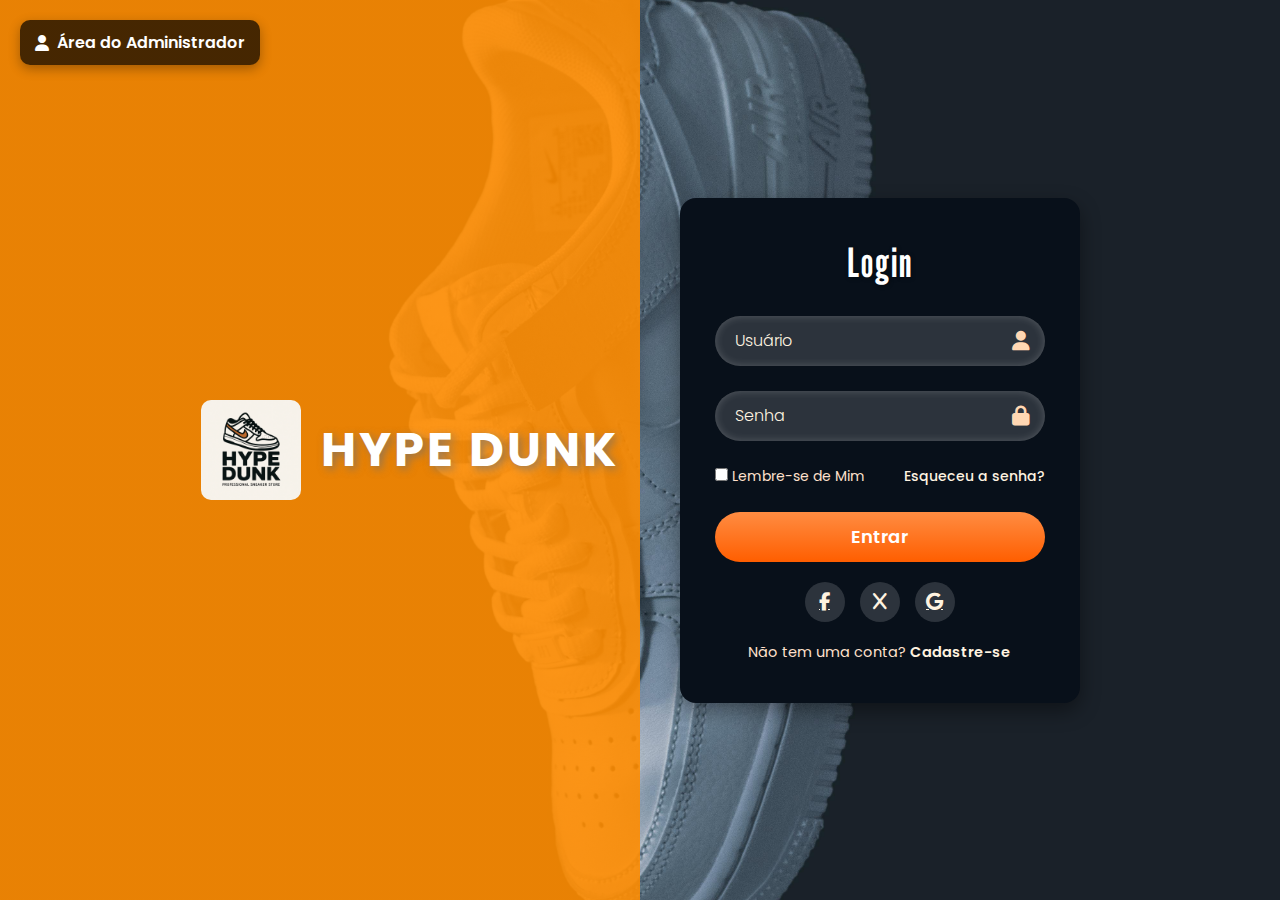
<file: tela-login/loginCliente/index.html>
<!DOCTYPE html>
<html lang="pt-br">
<head>
    <meta charset="UTF-8">
    <meta name="viewport" content="width=device-width, initial-scale=1.0">
    <link rel="stylesheet" href="style.css">
    <link rel="stylesheet" href="https://cdnjs.cloudflare.com/ajax/libs/font-awesome/6.4.0/css/all.min.css">
    <title>Tela de Login</title>
</head>
<body>
  <div class="container">
    <div class="area-card">
      <a href="../../tela-login/loginADM/loginADM.html">
        <i class="fa fa-user"></i> Área do Administrador
      </a>
    </div>

    <div class="marca">
      <img src="../../img-tenis/logo.png" alt="logo">
      <h1>HYPE DUNK</h1>
    </div>

    <!-- formulário -->
    <div class="wrapper">
      <h1>Login</h1>
      <form>
        <div class="input-box">
          <input type="text" placeholder="Usuário" required>
          <i class="fa fa-user"></i>
        </div>
        <div class="input-box">
          <input type="password" placeholder="Senha" required>
          <i class="fa fa-lock"></i>
        </div>
        <div class="esqueceu-senha">
          <label><input type="checkbox"> Lembre-se de Mim</label>
          <a href="../../tela-recuperacao-senha/recuperacaoSenhaCliente/RecuperaSenha.html">Esqueceu a senha?</a>
        </div>
        <button type="submit" class="btn" onclick="window.location.href='../../tela-principal/paginaInicial/index.html'; return false;">Entrar</button>
        <div class="redes-sociais">
          <a href="../../tela-principal/paginaInicial/index.html"><i class="fab fa-facebook-f"></i></a>
          <a href="../../tela-principal/paginaInicial/index.html"><i class="fab fa-x"></i></a>
          <a href="../../tela-principal/paginaInicial/index.html"><i class="fab fa-google"></i></a>
        </div>
        <div class="registrar-conta">
          <p>Não tem uma conta? <a href="../../tela-cadastro/cadastro.html">Cadastre-se</a></p>
        </div>
      </form>
    </div>
  </div>
</body>
</html>
</file>
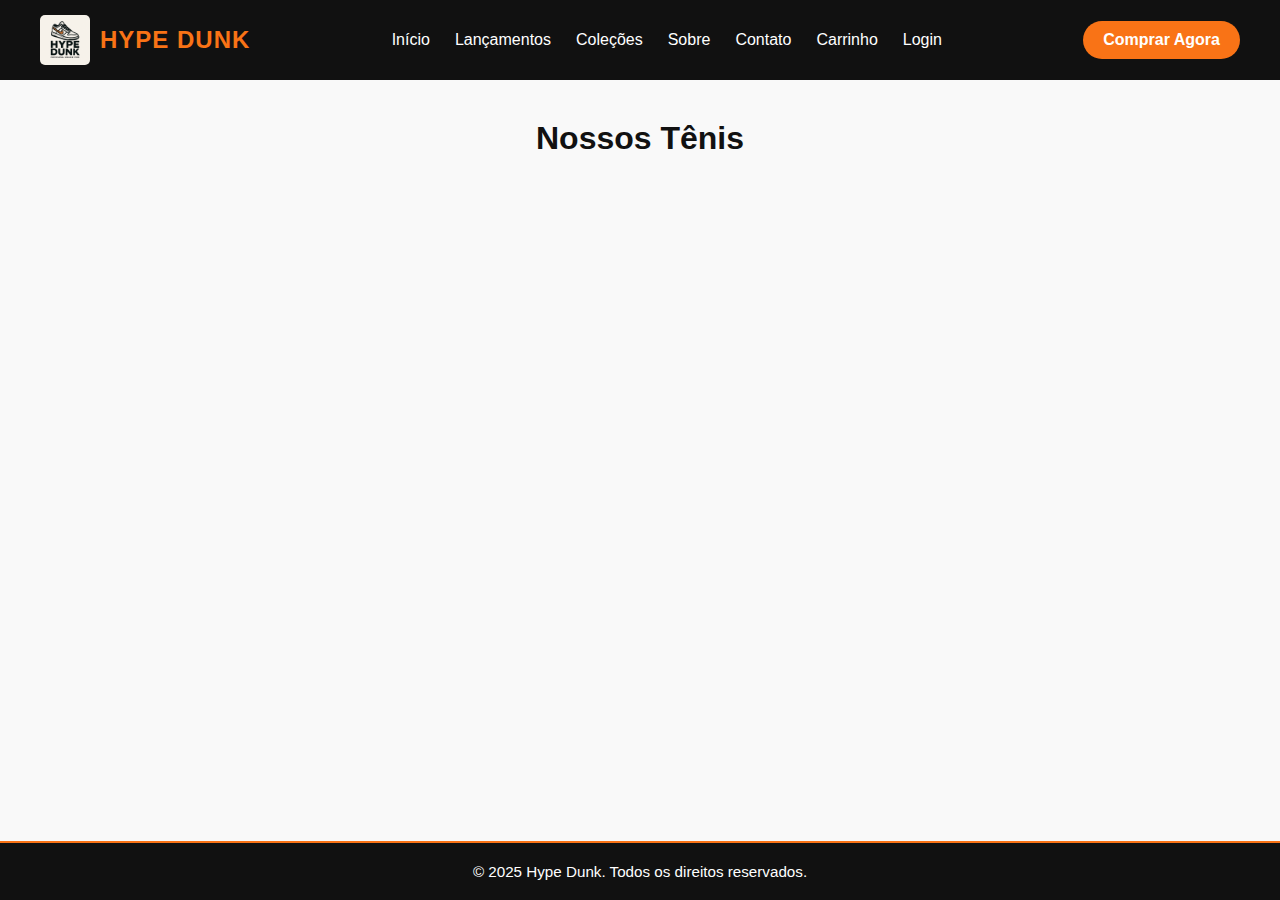
<file: tela-principal/paginaInicial/index.html>
<!DOCTYPE html>
<html lang="pt-br">
<head>
  <meta charset="UTF-8">
  <meta name="viewport" content="width=device-width, initial-scale=1.0">
  <link rel="stylesheet" href="header.css">
  <title>Hype Dunk</title>
</head>
<body>
  <!-- Header -->
  <header>
    <a href="../paginaInicial/index.html" class="logo-link">
      <div class="logo">
        <img src="../../img-tenis/logo.png" alt="Hype Dunk Logo">
        <h1>HYPE DUNK</h1>
      </div>
    </a>

    <nav>
      <ul class="nav-links">
        <li><a href="index.html">Início</a></li>
        <li><a href="../paginaLancamento/lancamento.html">Lançamentos</a></li>
        <li><a href="../paginaDeColecoes/colecoes.html">Coleções</a></li>
        <li><a href="../paginaSobre/sobre.html">Sobre</a></li>
        <li><a href="contato.html">Contato</a></li>
        <li><a href="../paginaCarrinho/carrinho.html">Carrinho</a></li>
        <li><a href="../../tela-login/loginCliente/index.html">Login</a></li>
      </ul>
      <div class="hamburger">
        <span></span>
        <span></span>
        <span></span>
      </div>
    </nav>

    <a href="../paginaCarrinho/carrinho.html" class="btn">Comprar Agora</a>
  </header>

  <!-- Produtos -->
  <section class="produtos">
    <h2>Nossos Tênis</h2>
    <div class="grid-produtos">
      <!-- Cards serão inseridos dinamicamente via JS -->
    </div>
  </section>

  <!-- Footer -->
  <footer>
    <p>&copy; 2025 Hype Dunk. Todos os direitos reservados.</p>
  </footer>

  <script src="index.js"></script>
</body>
</html>
</file>
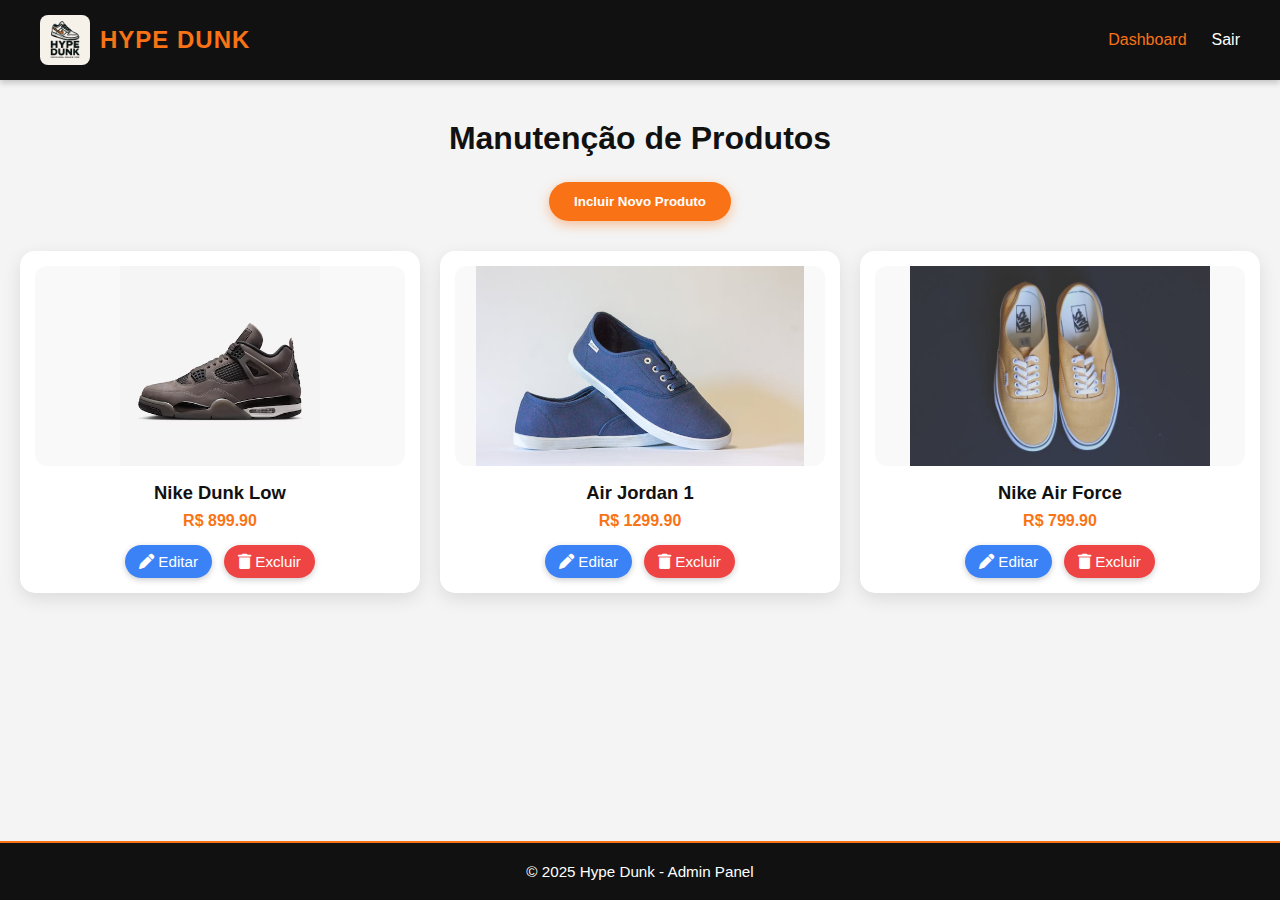
<file: tela-manutencao-adm/manutencaoADM.html>
<!DOCTYPE html>
<html lang="pt-br">
<head>
<meta charset="UTF-8">
<meta name="viewport" content="width=device-width, initial-scale=1.0">
<title>Manutenção de Produtos - Admin</title>
<link rel="stylesheet" href="manutencaoADM.css">
<link rel="stylesheet" href="https://cdnjs.cloudflare.com/ajax/libs/font-awesome/6.4.0/css/all.min.css">
</head>
<body>
<header>
    <a href="manutencaoADM.html" class="logo-link">
      <div class="logo">
        <img src="../../img-tenis/logo.png" alt="Hype Dunk Logo">
        <h1>HYPE DUNK</h1>
      </div>
    </a>
  <nav>
    <ul>
      <li><a href="manutencaoADM.html" class="active">Dashboard</a></li>
      <li><a href="../tela-login/loginADM/loginADM.html">Sair</a></li>
    </ul>
  </nav>
</header>

<main>
  <section class="manutencao">
    <h2>Manutenção de Produtos</h2>
    <button class="btn-incluir">Incluir Novo Produto</button>

    <div class="grid-produtos" id="grid-produtos">
      <!-- Produtos serão inseridos dinamicamente aqui -->
    </div>
  </section>
</main>

<footer>
  <p>&copy; 2025 Hype Dunk - Admin Panel</p>
</footer>

<!-- Modal de Produto -->
<div id="modal" class="modal">
  <div class="modal-content">
    <span class="close">&times;</span>
    <h3 id="modal-title">Novo Produto</h3>
    <form id="produto-form">
      <label>Nome:</label>
      <input type="text" id="nome" required>
      <label>Preço:</label>
      <input type="number" id="preco" required>
      <label>Imagem URL:</label>
      <input type="text" id="imagem" required>
      <button type="submit" class="btn-salvar">Salvar</button>
    </form>
  </div>
</div>

<script src="manutencaoADM.js"></script>
</body>
</html>
</file>
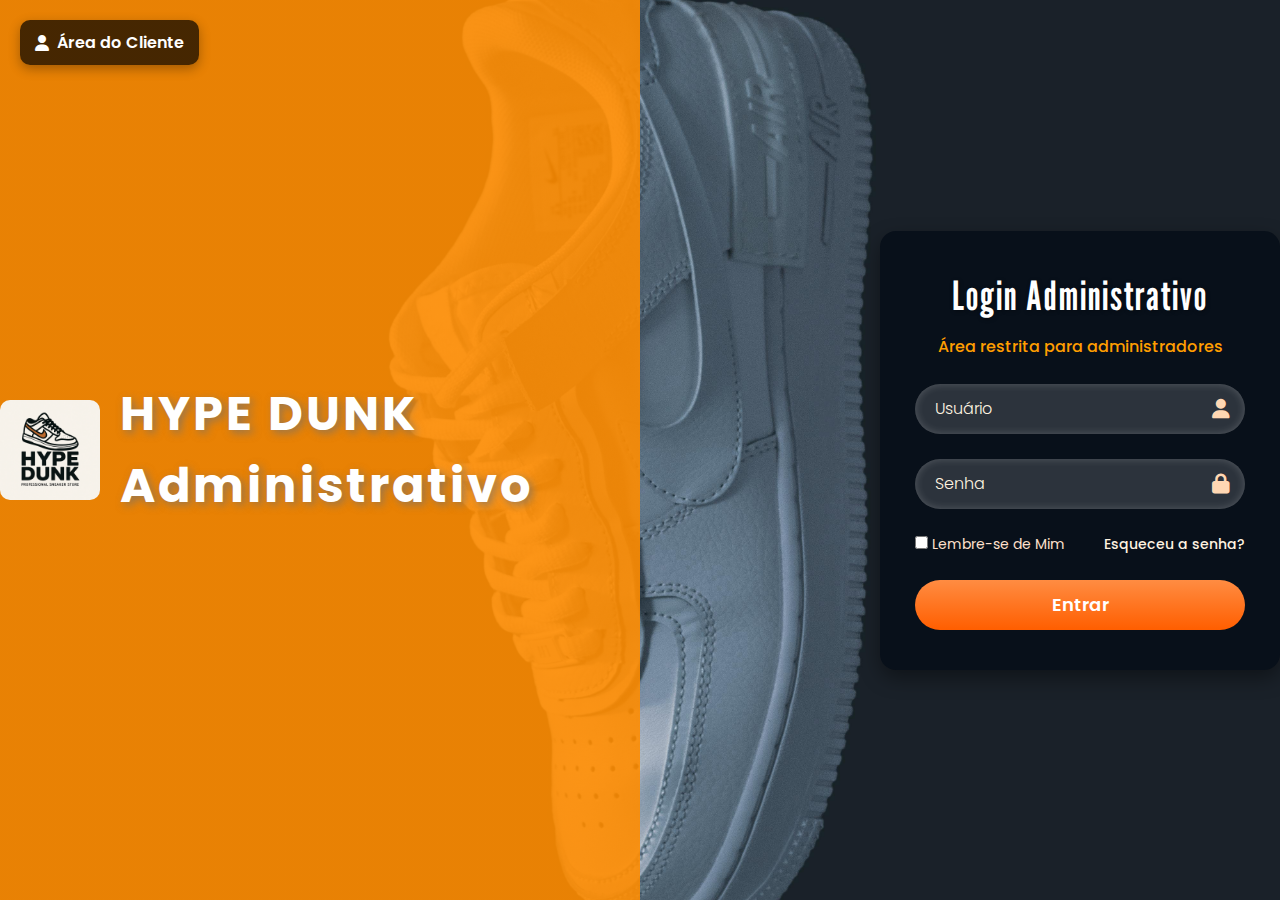
<file: tela-login/loginADM/loginADM.html>
<!DOCTYPE html>
<html lang="pt-br">
<head>
    <meta charset="UTF-8">
    <meta name="viewport" content="width=device-width, initial-scale=1.0">
    <title>Login ADM - Hype Dunk</title>
    <link rel="stylesheet" href="loginADM.css">
    <link rel="stylesheet" href="https://cdnjs.cloudflare.com/ajax/libs/font-awesome/6.4.0/css/all.min.css">
</head>
<body>
  <div class="container">
    <div class="area-card">
      <a href="../../tela-login/loginCliente/index.html">
        <i class="fa fa-user"></i> Área do Cliente
      </a>
    </div>

    <div class="marca">
      <img src="../../img-tenis/logo.png" alt="logo">
      <h1>HYPE DUNK Administrativo</h1>
    </div>

    <!-- formulário -->
    <div class="wrapper">
      <h1>Login Administrativo</h1>
      <p class="adm-note">Área restrita para administradores</p>
      <form id="loginForm">
        <div class="input-box">
          <input type="text" placeholder="Usuário" required id="username">
          <i class="fa fa-user"></i>
        </div>
        <div class="input-box">
          <input type="password" placeholder="Senha" required id="password">
          <i class="fa fa-lock"></i>
        </div>
        <div class="esqueceu-senha">
          <label><input type="checkbox" id="rememberMe"> Lembre-se de Mim</label>
          <a href="../../tela-recuperacao-senha/recuperacaoSenhaADM/recuperaSenhaADM.html">Esqueceu a senha?</a>
        </div>
        <button type="submit" class="btn">Entrar</button>
      </form>
    </div>
  </div>

  <script src="loginADM.js"></script>
</body>
</html>
</file>
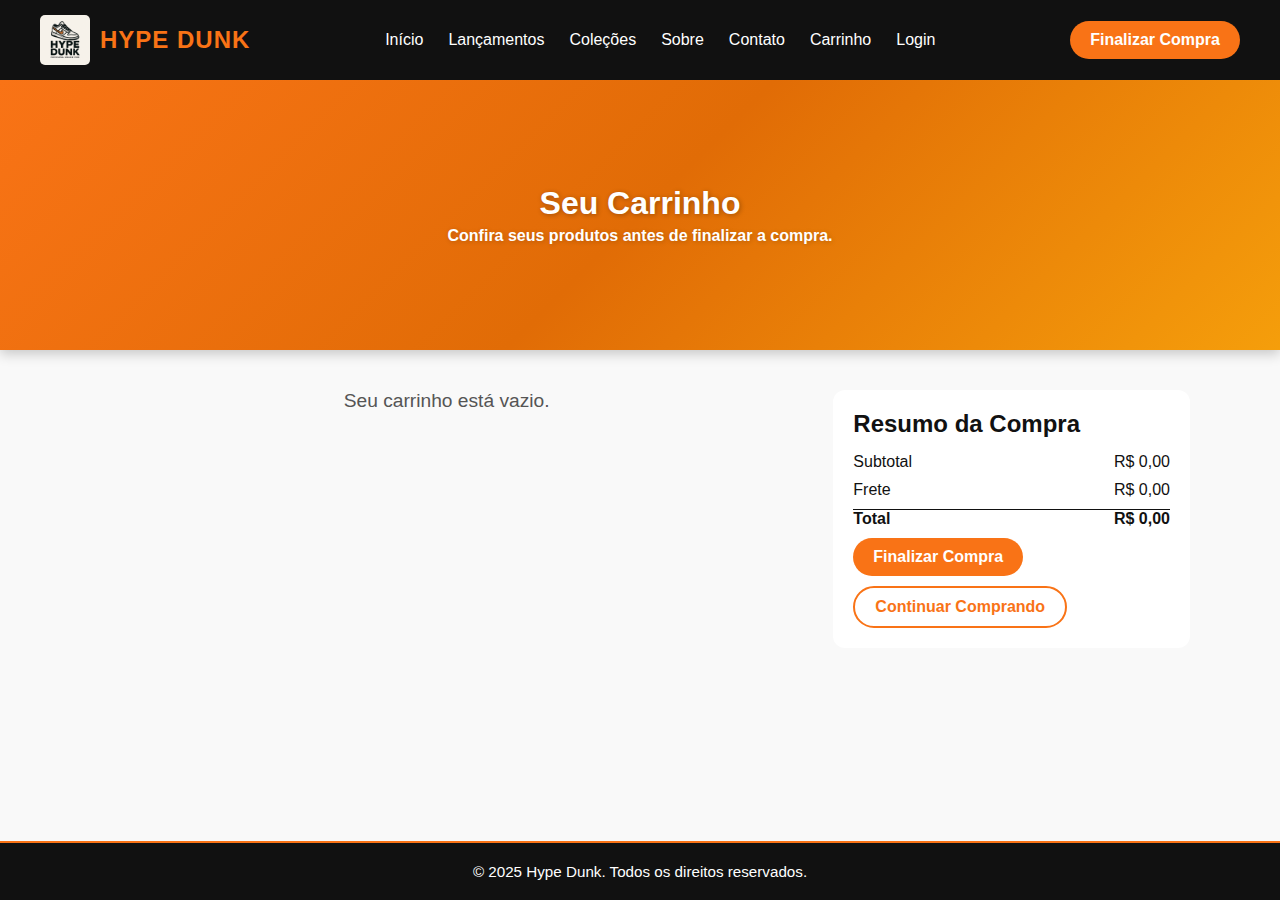
<file: tela-principal/paginaCarrinho/carrinho.html>
<!DOCTYPE html>
<html lang="pt-br">
<head>
  <meta charset="UTF-8">
  <meta name="viewport" content="width=device-width, initial-scale=1.0">
  <title>Carrinho - Hype Dunk</title>
  <link rel="stylesheet" href="carrinho.css">
</head>
<body>
  <header>
    <a href="../paginaInicial/index.html" class="logo-link">
      <div class="logo">
        <img src="../../img-tenis/logo.png" alt="Hype Dunk Logo">
        <h1>HYPE DUNK</h1>
      </div>
    </a>

    <nav>
      <ul>
        <li><a href="../paginaInicial/index.html">Início</a></li>
        <li><a href="../paginaLancamento/lancamento.html">Lançamentos</a></li>
        <li><a href="../paginaDeColecoes/colecoes.html">Coleções</a></li>
        <li><a href="../paginaSobre/sobre.html">Sobre</a></li>
        <li><a href="../paginaInicial/contato.html">Contato</a></li>
        <li><a href="../paginaCarrinho/carrinho.html">Carrinho</a></li>
        <li><a href="../../tela-login/loginCliente/index.html">Login</a></li>
      </ul>
    </nav>

    <div class="hamburger">
      <span></span>
      <span></span>
      <span></span>
    </div>

    <a href="../paginaConfirmacaoCompra/confirmacaoCompra.html" class="btn">Finalizar Compra</a>
  </header>

  <section class="hero">
    <div class="hero-text">
      <h2>Seu Carrinho</h2>
      <p>Confira seus produtos antes de finalizar a compra.</p>
    </div>
  </section>

  <section class="carrinho">
    <div class="container">
      <div class="carrinho-items">
        <!-- Itens do carrinho serão inseridos dinamicamente -->
      </div>

      <aside class="resumo">
        <h2>Resumo da Compra</h2>
        <div class="linha">
          <span>Subtotal</span>
          <span class="subtotal">R$ 0,00</span>
        </div>
        <div class="linha">
          <span>Frete</span>
          <span class="frete">R$ 0,00</span>
        </div>
        <div class="linha total">
          <span>Total</span>
          <span class="resultado">R$ 0,00</span>
        </div>

        <a href="../paginaConfirmacaoCompra/confirmacaoCompra.html" class="btn finalizar">Finalizar Compra</a>
        <a href="../paginaInicial/index.html" class="btn secundario">Continuar Comprando</a>
      </aside>
    </div>
  </section>

  <footer>
    <p>&copy; 2025 Hype Dunk. Todos os direitos reservados.</p>
  </footer>

  <script src="carrinho.js"></script>
</body>
</html>
</file>
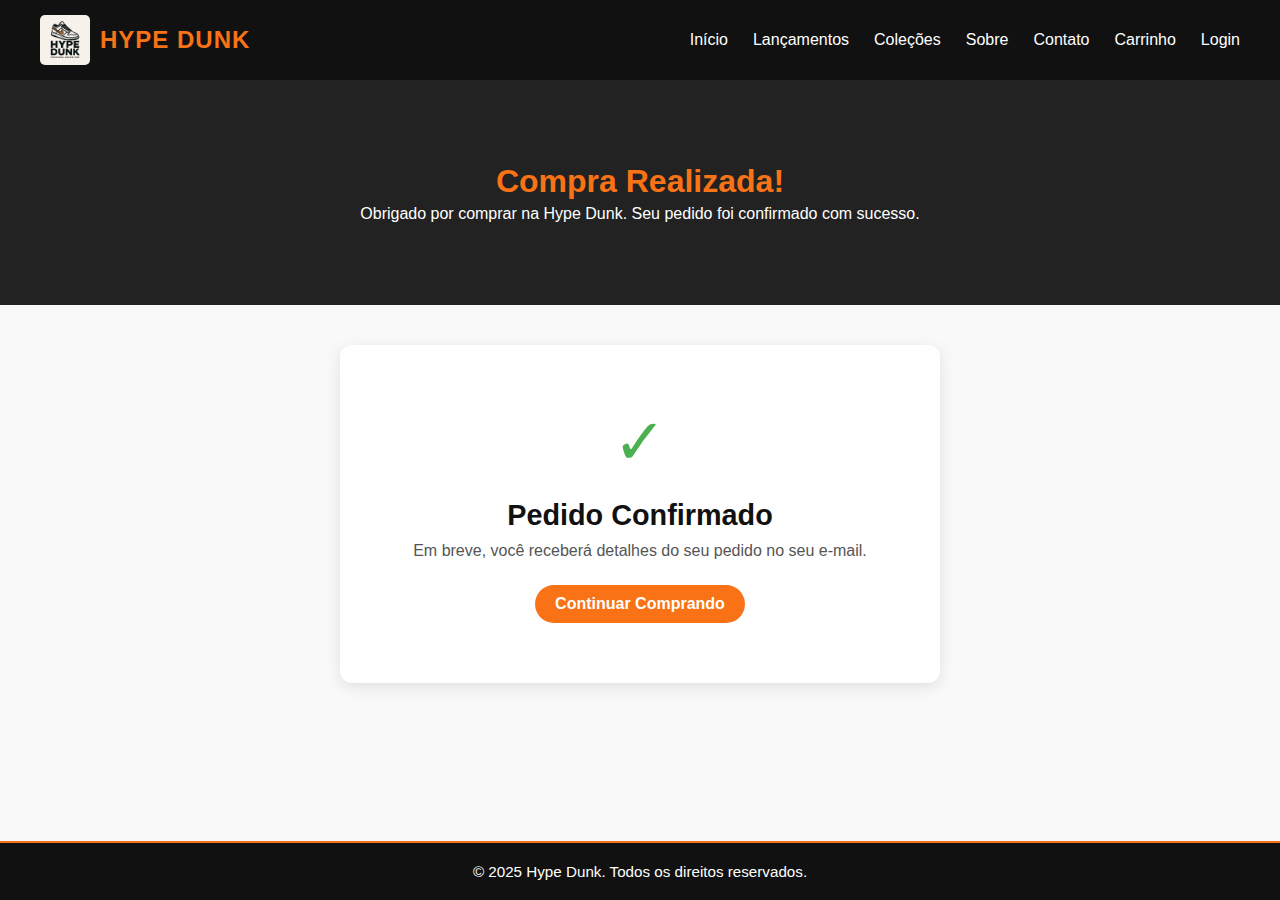
<file: tela-principal/paginaConfirmacaoCompra/confirmacaoCompra.html>
<!DOCTYPE html>
<html lang="pt-br">
<head>
  <meta charset="UTF-8">
  <meta name="viewport" content="width=device-width, initial-scale=1.0">
  <title>Compra Confirmada - Hype Dunk</title>
  <link rel="stylesheet" href="confirmacaoCompra.css">
</head>
<body>
  <header>
    <a href="../paginaInicial/index.html" class="logo-link">
      <div class="logo">
        <img src="../../img-tenis/logo.png" alt="Hype Dunk Logo">
        <h1>HYPE DUNK</h1>
      </div>
    </a>

    <nav>
      <ul>
        <li><a href="../paginaInicial/index.html">Início</a></li>
        <li><a href="../paginaLancamento/lancamento.html">Lançamentos</a></li>
        <li><a href="../paginaDeColecoes/colecoes.html">Coleções</a></li>
        <li><a href="../paginaSobre/sobre.html">Sobre</a></li>
        <li><a href="../paginaInicial/contato.html">Contato</a></li>
        <li><a href="../paginaCarrinho/carrinho.html">Carrinho</a></li>
        <li><a href="../../tela-login/loginCliente/index.html">Login</a></li>
      </ul>
    </nav>

    <div class="hamburger">
      <span></span>
      <span></span>
      <span></span>
    </div>
  </header>

  <section class="hero">
    <div class="hero-text">
      <h2>Compra Realizada!</h2>
      <p>Obrigado por comprar na Hype Dunk. Seu pedido foi confirmado com sucesso.</p>
    </div>
  </section>

  <section class="confirmacao">
    <div class="container">
      <div class="checkmark">
        ✓
      </div>
      <h3>Pedido Confirmado</h3>
      <p>Em breve, você receberá detalhes do seu pedido no seu e-mail.</p>
      <a href="../paginaInicial/index.html" class="btn">Continuar Comprando</a>
    </div>
  </section>

  <footer>
    <p>&copy; 2025 Hype Dunk. Todos os direitos reservados.</p>
  </footer>

  <script>
    const hamburger = document.querySelector('.hamburger');
    const navMenu = document.querySelector('nav ul');

    hamburger.addEventListener('click', () => {
      navMenu.classList.toggle('active');
    });
</script>
</body>
</html>
</file>
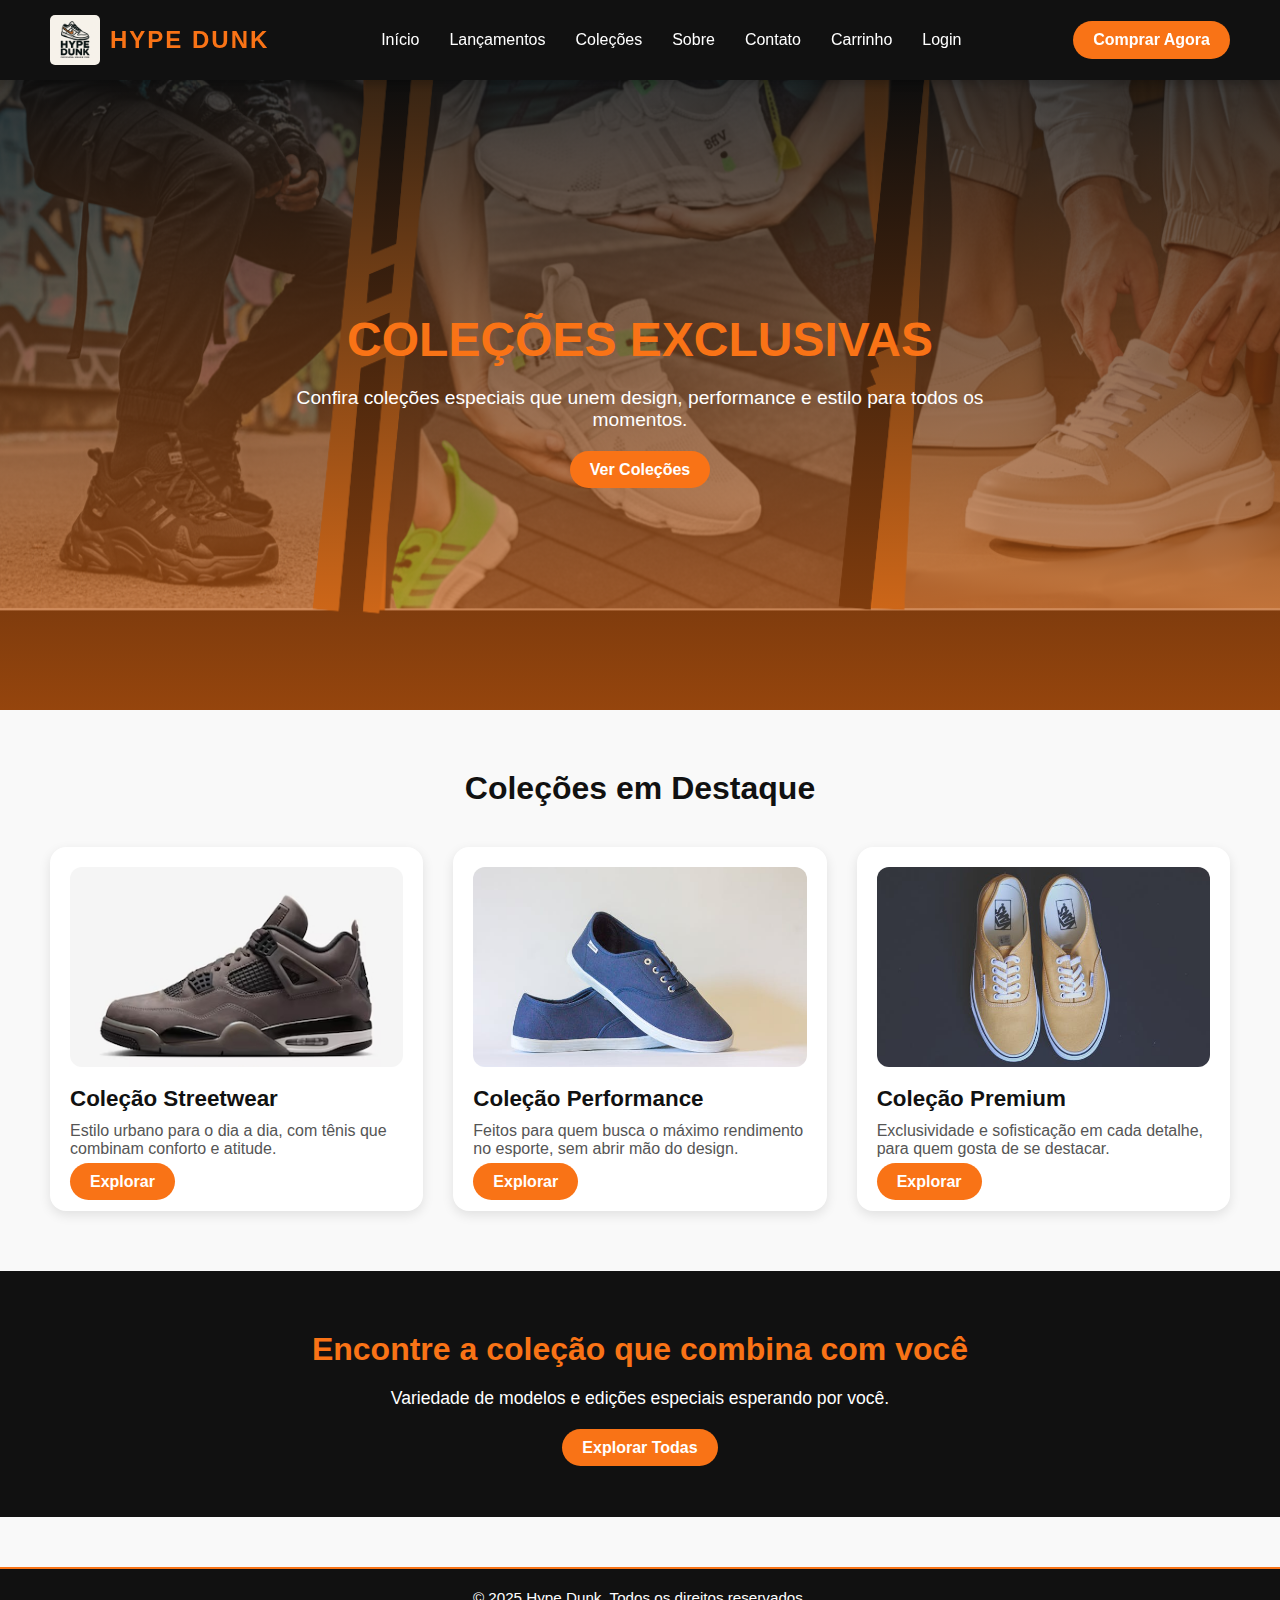
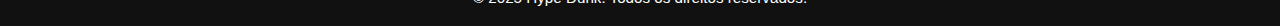
<file: tela-principal/paginaDeColecoes/colecoes.html>
<!DOCTYPE html>
<html lang="pt-br">
<head>
    <meta charset="UTF-8">
    <meta name="viewport" content="width=device-width, initial-scale=1.0">
    <title>Coleções - Hype Dunk</title>
    <link rel="stylesheet" href="colecoes.css">
</head>
<body>
    <header>
    <a href="../paginaInicial/index.html" class="logo-link">
      <div class="logo">
        <img src="../../img-tenis/logo.png" alt="Hype Dunk Logo">
        <h1>HYPE DUNK</h1>
      </div>
    </a>

    <nav>
      <ul>
        <li><a href="../paginaInicial/index.html">Início</a></li>
        <li><a href="../paginaLancamento/lancamento.html">Lançamentos</a></li>
        <li><a href="colecoes.html">Coleções</a></li>
        <li><a href="../paginaSobre/sobre.html">Sobre</a></li>
        <li><a href="../paginaInicial/contato.html">Contato</a></li>
        <li><a href="../paginaCarrinho/carrinho.html">Carrinho</a></li>
        <li><a href="../../tela-login/loginCliente/index.html">Login</a></li>
      </ul>
    </nav>

    <div class="hamburger">
      <span></span>
      <span></span>
      <span></span>
    </div>

    <a href="../paginaCarrinho/carrinho.html" class="btn">Comprar Agora</a>
  </header>

  <!-- Hero -->
  <section class="hero">
    <div class="hero-text">
      <h2>COLEÇÕES EXCLUSIVAS</h2>
      <p>Confira coleções especiais que unem design, performance e estilo para todos os momentos.</p>
      <a href="#colecoes" class="btn">Ver Coleções</a>
    </div>
  </section>

  <!-- Coleções -->
  <section class="colecoes" id="colecoes">
    <h2>Coleções em Destaque</h2>
    <div class="grid-colecoes">

      <div class="card">
        <img src="../../img-tenis/tipo-tenis-1.jpg" alt="Coleção Streetwear">
        <h3>Coleção Streetwear</h3>
        <p>Estilo urbano para o dia a dia, com tênis que combinam conforto e atitude.</p>
        <a href="../paginaDetalheColecao/detalheColecao.html" class="btn">Explorar</a>
      </div>

      <div class="card">
        <img src="../../img-tenis/tipo-tenis-2.jpg" alt="Coleção Performance">
        <h3>Coleção Performance</h3>
        <p>Feitos para quem busca o máximo rendimento no esporte, sem abrir mão do design.</p>
        <a href="../paginaDetalheColecao/detalheColecao.html" class="btn">Explorar</a>
      </div>

      <div class="card">
        <img src="../../img-tenis/tipo-tenis-3.jpg" alt="Coleção Premium">
        <h3>Coleção Premium</h3>
        <p>Exclusividade e sofisticação em cada detalhe, para quem gosta de se destacar.</p>
        <a href="../paginaDetalheColecao/detalheColecao.html" class="btn">Explorar</a>
      </div>

    </div>
  </section>

  <!-- Call to Action -->
  <section class="cta">
    <h2>Encontre a coleção que combina com você</h2>
    <p>Variedade de modelos e edições especiais esperando por você.</p>
    <a href="../paginaDetalheColecao/detalheColecao.html" class="btn">Explorar Todas</a>
  </section>

  <!-- Footer -->
  <footer>
    <p>&copy; 2025 Hype Dunk. Todos os direitos reservados.</p>
  </footer>
  
  <script>
    const hamburger = document.querySelector('.hamburger');
    const navMenu = document.querySelector('nav ul');

    hamburger.addEventListener('click', () => {
      navMenu.classList.toggle('active');
    });
</script>
</body>
</html>
</file>
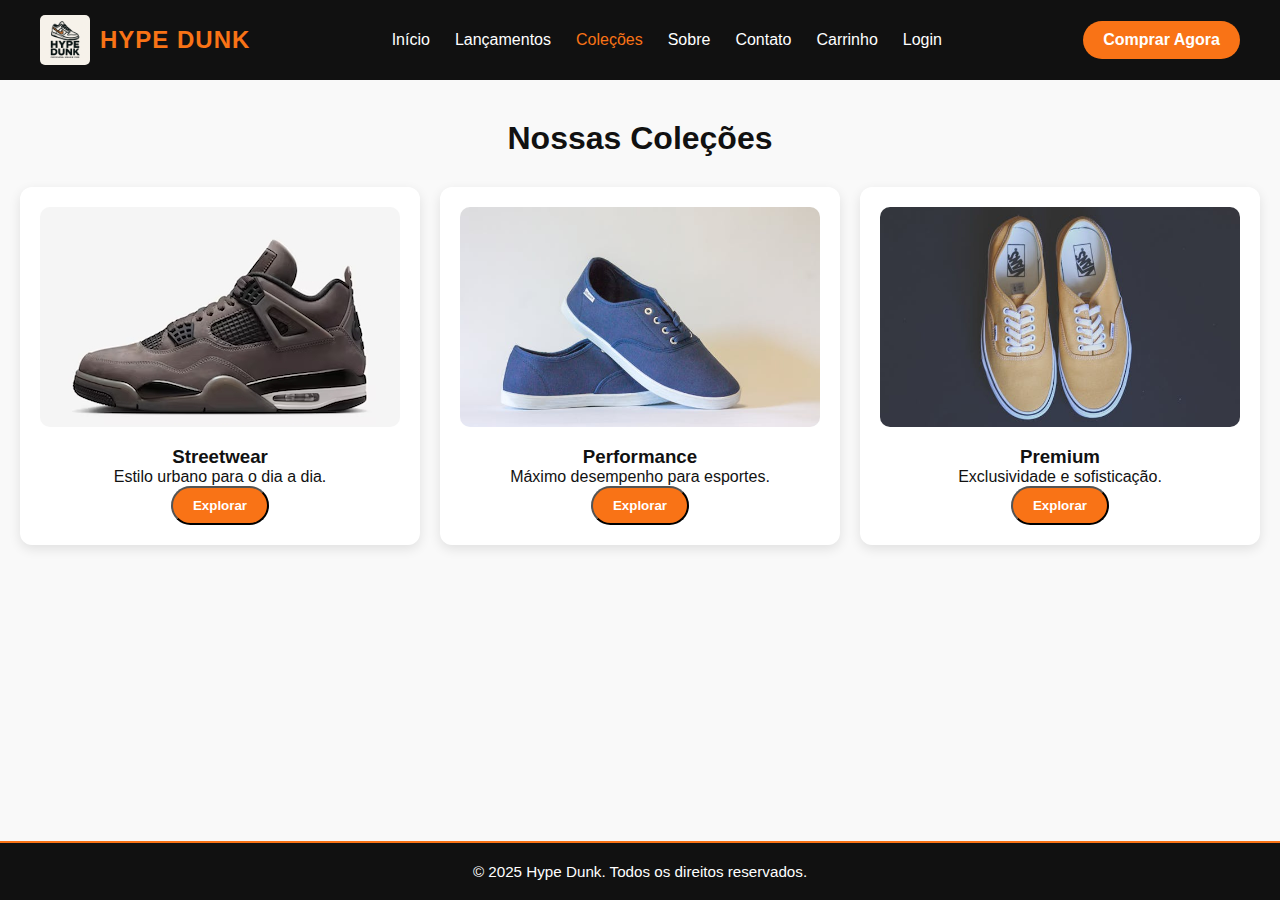
<file: tela-principal/paginaDetalheColecao/detalheColecao.html>
<!DOCTYPE html>
<html lang="pt-br">
<head>
  <meta charset="UTF-8">
  <meta name="viewport" content="width=device-width, initial-scale=1.0">
  <title>Coleções - Hype Dunk</title>
  <link rel="stylesheet" href="detalheColecao.css">
</head>
<body>
  <!-- Header -->
  <header>
    <a href="../paginaInicial/index.html" class="logo-link">
      <div class="logo">
        <img src="../../img-tenis/logo.png" alt="Hype Dunk Logo">
        <h1>HYPE DUNK</h1>
      </div>
    </a>

    <nav>
      <ul class="nav-links">
        <li><a href="../paginaInicial/index.html">Início</a></li>
        <li><a href="../paginaLancamento/lancamento.html">Lançamentos</a></li>
        <li><a href="colecoes.html" class="active">Coleções</a></li>
        <li><a href="../paginaSobre/sobre.html">Sobre</a></li>
        <li><a href="../paginaContato/contato.html">Contato</a></li>
        <li><a href="../paginaCarrinho/carrinho.html">Carrinho</a></li>
        <li><a href="../../tela-login/loginCliente/index.html">Login</a></li>
      </ul>
      <div class="hamburger">
        <span></span>
        <span></span>
        <span></span>
      </div>
    </nav>

    <a href="../paginaCarrinho/carrinho.html" class="btn">Comprar Agora</a>
  </header>

  <!-- Lista de Coleções -->
  <section class="colecoes-lista">
    <h2>Nossas Coleções</h2>
    <div class="grid-colecoes">

      <div class="card-colecao">
        <img src="../../img-tenis/tipo-tenis-1.jpg" alt="Streetwear">
        <h3>Streetwear</h3>
        <p>Estilo urbano para o dia a dia.</p>
        <button class="btn" onclick="abrirColecao('colecao-streetwear')">Explorar</button>
      </div>

      <div class="card-colecao">
        <img src="../../img-tenis/tipo-tenis-2.jpg" alt="Performance">
        <h3>Performance</h3>
        <p>Máximo desempenho para esportes.</p>
        <button class="btn" onclick="abrirColecao('colecao-performance')">Explorar</button>
      </div>

      <div class="card-colecao">
        <img src="../../img-tenis/tipo-tenis-3.jpg" alt="Premium">
        <h3>Premium</h3>
        <p>Exclusividade e sofisticação.</p>
        <button class="btn" onclick="abrirColecao('colecao-premium')">Explorar</button>
      </div>

    </div>
  </section>

  <!-- Detalhes das Coleções -->
  <section id="colecao-streetwear" class="colecao-detalhe">
    <h2>Coleção Streetwear</h2>
    <p>Estilo urbano, conforto e autenticidade. Perfeito para quem quer se destacar nas ruas.</p>

    <div class="grid-produtos">
      <a href="../paginaDetalheTenis/detalheTenis.html" class="card">
        <img src="../../img-tenis/tipo-tenis-1.jpg" alt="Nike Dunk Low">
        <h3>Nike Dunk Low</h3>
        <p>R$ 899,90</p>
        <span class="btn">Comprar</span>
      </a>

      <a href="../paginaDetalheTenis/detalheTenis.html" class="card">
        <img src="../../img-tenis/tipo-tenis-2.jpg" alt="Air Jordan 1">
        <h3>Air Jordan 1</h3>
        <p>R$ 1.299,90</p>
        <span class="btn">Comprar</span>
      </a>
    </div>

    <button class="btn btn-voltar" onclick="voltar()">Voltar</button>
  </section>

  <section id="colecao-performance" class="colecao-detalhe">
    <h2>Coleção Performance</h2>
    <p>Modelos projetados para oferecer resistência, leveza e máximo rendimento nos treinos.</p>

    <div class="grid-produtos">
      <a href="../paginaDetalheTenis/detalheTenis.html" class="card">
        <img src="../../img-tenis/tipo-tenis-1.jpg" alt="Nike Air Force">
        <h3>Nike Air Force</h3>
        <p>R$ 799,90</p>
        <span class="btn">Comprar</span>
      </a>

      <a href="../paginaDetalheTenis/detalheTenis.html" class="card">
        <img src="../../img-tenis/tipo-tenis-3.jpg" alt="Puma RS-X">
        <h3>Puma RS-X</h3>
        <p>R$ 699,90</p>
        <span class="btn">Comprar</span>
      </a>
    </div>

    <button class="btn btn-voltar" onclick="voltar()">Voltar</button>
  </section>

  <section id="colecao-premium" class="colecao-detalhe">
    <h2>Coleção Premium</h2>
    <p>Design exclusivo, materiais nobres e sofisticação para quem busca algo único.</p>

    <div class="grid-produtos">
      <a href="../paginaDetalheTenis/detalheTenis.html" class="card">
        <img src="../../img-tenis/tipo-tenis-2.jpg" alt="Air Jordan 1 Premium">
        <h3>Air Jordan 1 Premium</h3>
        <p>R$ 1.499,90</p>
        <span class="btn">Comprar</span>
      </a>

      <a href="../paginaDetalheTenis/detalheTenis.html" class="card">
        <img src="../../img-tenis/tipo-tenis-3.jpg" alt="Nike Dunk Low Premium">
        <h3>Nike Dunk Low Premium</h3>
        <p>R$ 999,90</p>
        <span class="btn">Comprar</span>
      </a>
    </div>

    <button class="btn btn-voltar" onclick="voltar()">Voltar</button>
  </section>

  <!-- Footer -->
  <footer>
    <p>&copy; 2025 Hype Dunk. Todos os direitos reservados.</p>
  </footer>

  <script src="detalheColecao.js"></script>
</body>
</html>
</file>
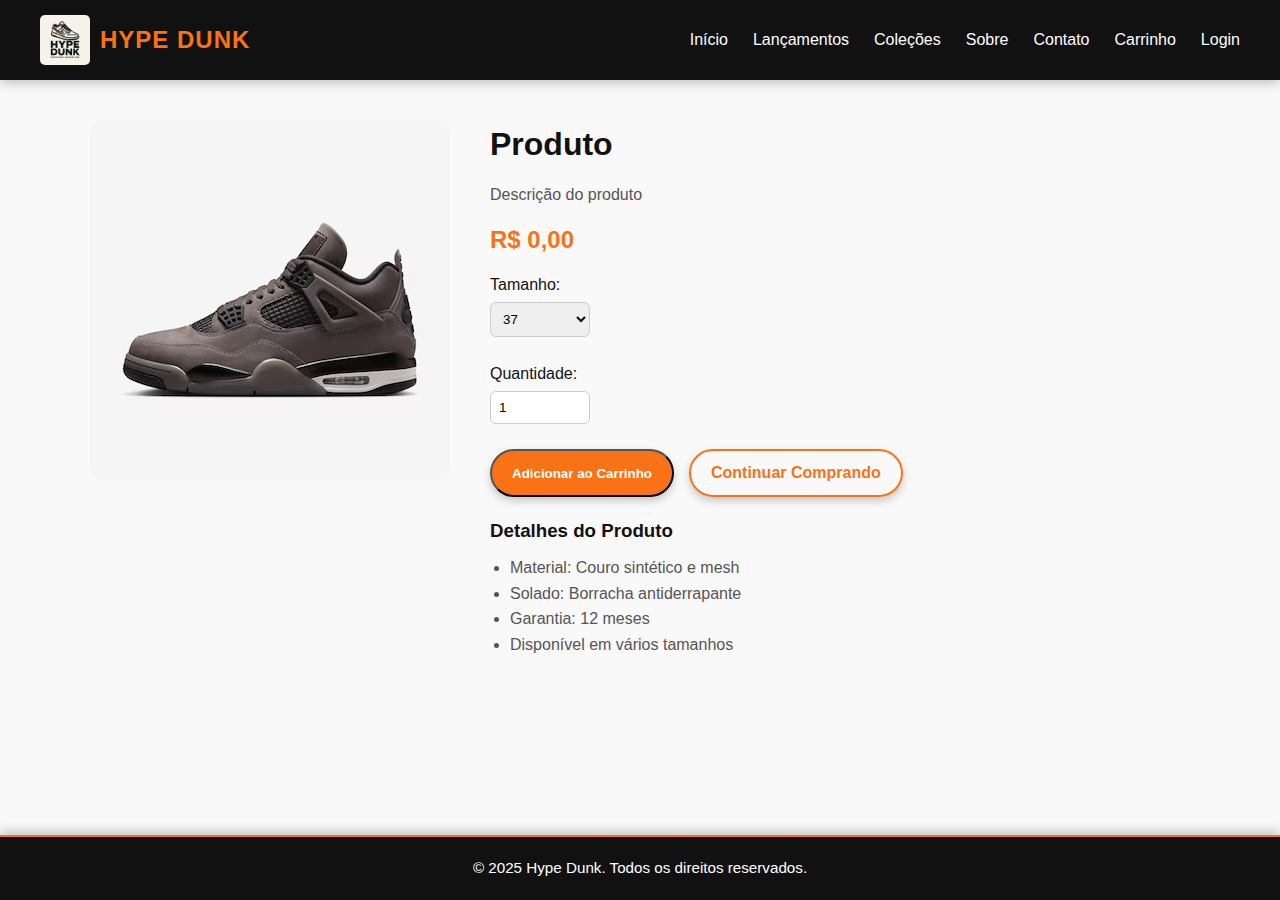
<file: tela-principal/paginaDetalheTenis/detalheTenis.html>
<!DOCTYPE html>
<html lang="pt-br">
<head>
  <meta charset="UTF-8">
  <meta name="viewport" content="width=device-width, initial-scale=1.0">
  <title>Detalhes do Produto - Hype Dunk</title>
  <link rel="stylesheet" href="detalheTenis.css">
</head>
<body>
  <!-- Header -->
  <header>
    <a href="../paginaInicial/index.html" class="logo-link">
      <div class="logo">
        <img src="../../img-tenis/logo.png" alt="Hype Dunk Logo">
        <h1>HYPE DUNK</h1>
      </div>
    </a>

    <nav>
      <ul>
        <li><a href="../paginaInicial/index.html">Início</a></li>
        <li><a href="../paginaLancamento/lancamento.html">Lançamentos</a></li>
        <li><a href="../paginaDeColecoes/colecoes.html">Coleções</a></li>
        <li><a href="../paginaSobre/sobre.html">Sobre</a></li>
        <li><a href="../paginaInicial/contato.html">Contato</a></li>
        <li><a href="../paginaCarrinho/carrinho.html">Carrinho</a></li>
        <li><a href="../../tela-login/loginCliente/index.html">Login</a></li>
      </ul>
    </nav>

    <div class="hamburger">
      <span></span>
      <span></span>
      <span></span>
    </div>
  </header>

  <!-- Produto Detalhe -->
  <section class="produto-detalhe">
    <div class="container">
      <!-- Imagem -->
      <div class="imagem-produto">
        <img src="../../img-tenis/tipo-tenis-1.jpg" alt="Produto">
      </div>

      <!-- Informações -->
      <div class="info-produto">
        <h2>Produto</h2>
        <p class="descricao">Descrição do produto</p>
        <p class="preco">R$ 0,00</p>

        <!-- Seleção de tamanho -->
        <label for="tamanho">Tamanho:</label>
        <select id="tamanho">
          <option value="37">37</option>
          <option value="38">38</option>
          <option value="39">39</option>
          <option value="40">40</option>
          <option value="41">41</option>
          <option value="42">42</option>
        </select>

        <!-- Quantidade -->
        <label for="quantidade">Quantidade:</label>
        <input type="number" id="quantidade" value="1" min="1">

        <!-- Botões -->
        <div class="botoes-produto">
          <button class="btn" id="btnAdicionarCarrinho">Adicionar ao Carrinho</button>
          <a href="../paginaDeColecoes/colecoes.html" class="btn secundario">Continuar Comprando</a>
        </div>

        <!-- Informações adicionais -->
        <div class="info-adicional">
          <h3>Detalhes do Produto</h3>
          <ul>
            <li>Material: Couro sintético e mesh</li>
            <li>Solado: Borracha antiderrapante</li>
            <li>Garantia: 12 meses</li>
            <li>Disponível em vários tamanhos</li>
          </ul>
        </div>
      </div>
    </div>
  </section>

  <footer>
    <p>&copy; 2025 Hype Dunk. Todos os direitos reservados.</p>
  </footer>

  <!-- JS -->
  <script src="detalheTenis.js"></script>
</body>
</html>
</file>
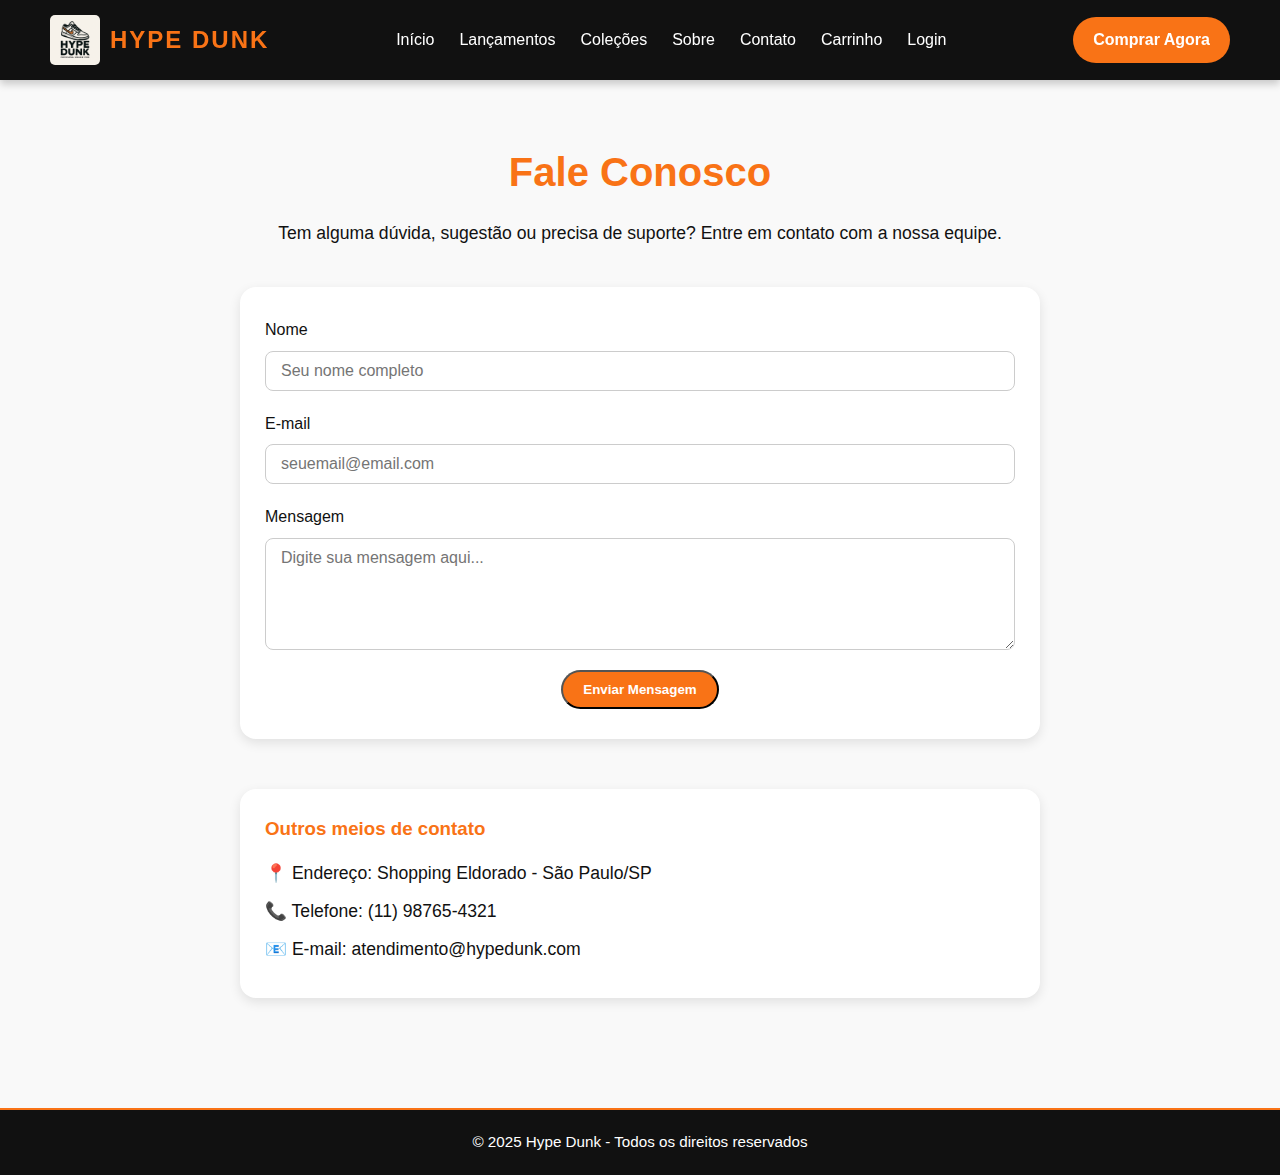
<file: tela-principal/paginaInicial/contato.html>
<!DOCTYPE html>
<html lang="pt-br">
<head>
  <meta charset="UTF-8">
  <meta name="viewport" content="width=device-width, initial-scale=1.0">
  <title>Contato | Hype Dunk</title>
  <link rel="stylesheet" href="contato.css">
</head>
<body>
  <!-- Header -->
  <header>
    <a href="../paginaInicial/index.html" class="logo-link">
      <div class="logo">
        <img src="../../img-tenis/logo.png" alt="Hype Dunk Logo">
        <h1>HYPE DUNK</h1>
      </div>
    </a>

    <nav>
      <ul>
        <li><a href="index.html">Início</a></li>
        <li><a href="../paginaLancamento/lancamento.html">Lançamentos</a></li>
        <li><a href="../paginaDeColecoes/colecoes.html">Coleções</a></li>
        <li><a href="../paginaSobre/sobre.html">Sobre</a></li>
        <li><a href="../paginaInicial/contato.html">Contato</a></li>
        <li><a href="../paginaCarrinho/carrinho.html">Carrinho</a></li>
        <li><a href="../../tela-login/loginCliente/index.html">Login</a></li>
      </ul>
    </nav>

    <div class="hamburger">
      <span></span>
      <span></span>
      <span></span>
    </div>

    <a href="../paginaCarrinho/carrinho.html" class="btn">Comprar Agora</a>
  </header>

  <!-- Página de Contato -->
  <section class="contato">
    <h2>Fale Conosco</h2>
    <p>Tem alguma dúvida, sugestão ou precisa de suporte? Entre em contato com a nossa equipe.</p>

    <div class="form-container">
      <form action="#" method="post">
        <div class="form-group">
          <label for="nome">Nome</label>
          <input type="text" id="nome" name="nome" placeholder="Seu nome completo" required>
        </div>

        <div class="form-group">
          <label for="email">E-mail</label>
          <input type="email" id="email" name="email" placeholder="seuemail@email.com" required>
        </div>

        <div class="form-group">
          <label for="mensagem">Mensagem</label>
          <textarea id="mensagem" name="mensagem" rows="5" placeholder="Digite sua mensagem aqui..." required></textarea>
        </div>

        <button type="submit" class="btn">Enviar Mensagem</button>
      </form>
    </div>

    <div class="info-contato">
      <h3>Outros meios de contato</h3>
      <p>📍 Endereço: Shopping Eldorado - São Paulo/SP</p>
      <p>📞 Telefone: (11) 98765-4321</p>
      <p>📧 E-mail: atendimento@hypedunk.com</p>
    </div>
  </section>

  <!-- Footer -->
  <footer>
    <p>© 2025 Hype Dunk - Todos os direitos reservados</p>
  </footer>

  <script>
    const hamburger = document.querySelector('.hamburger');
    const navMenu = document.querySelector('nav ul');

    hamburger.addEventListener('click', () => {
      navMenu.classList.toggle('active');
    });
</script>
</body>
</html>
</file>
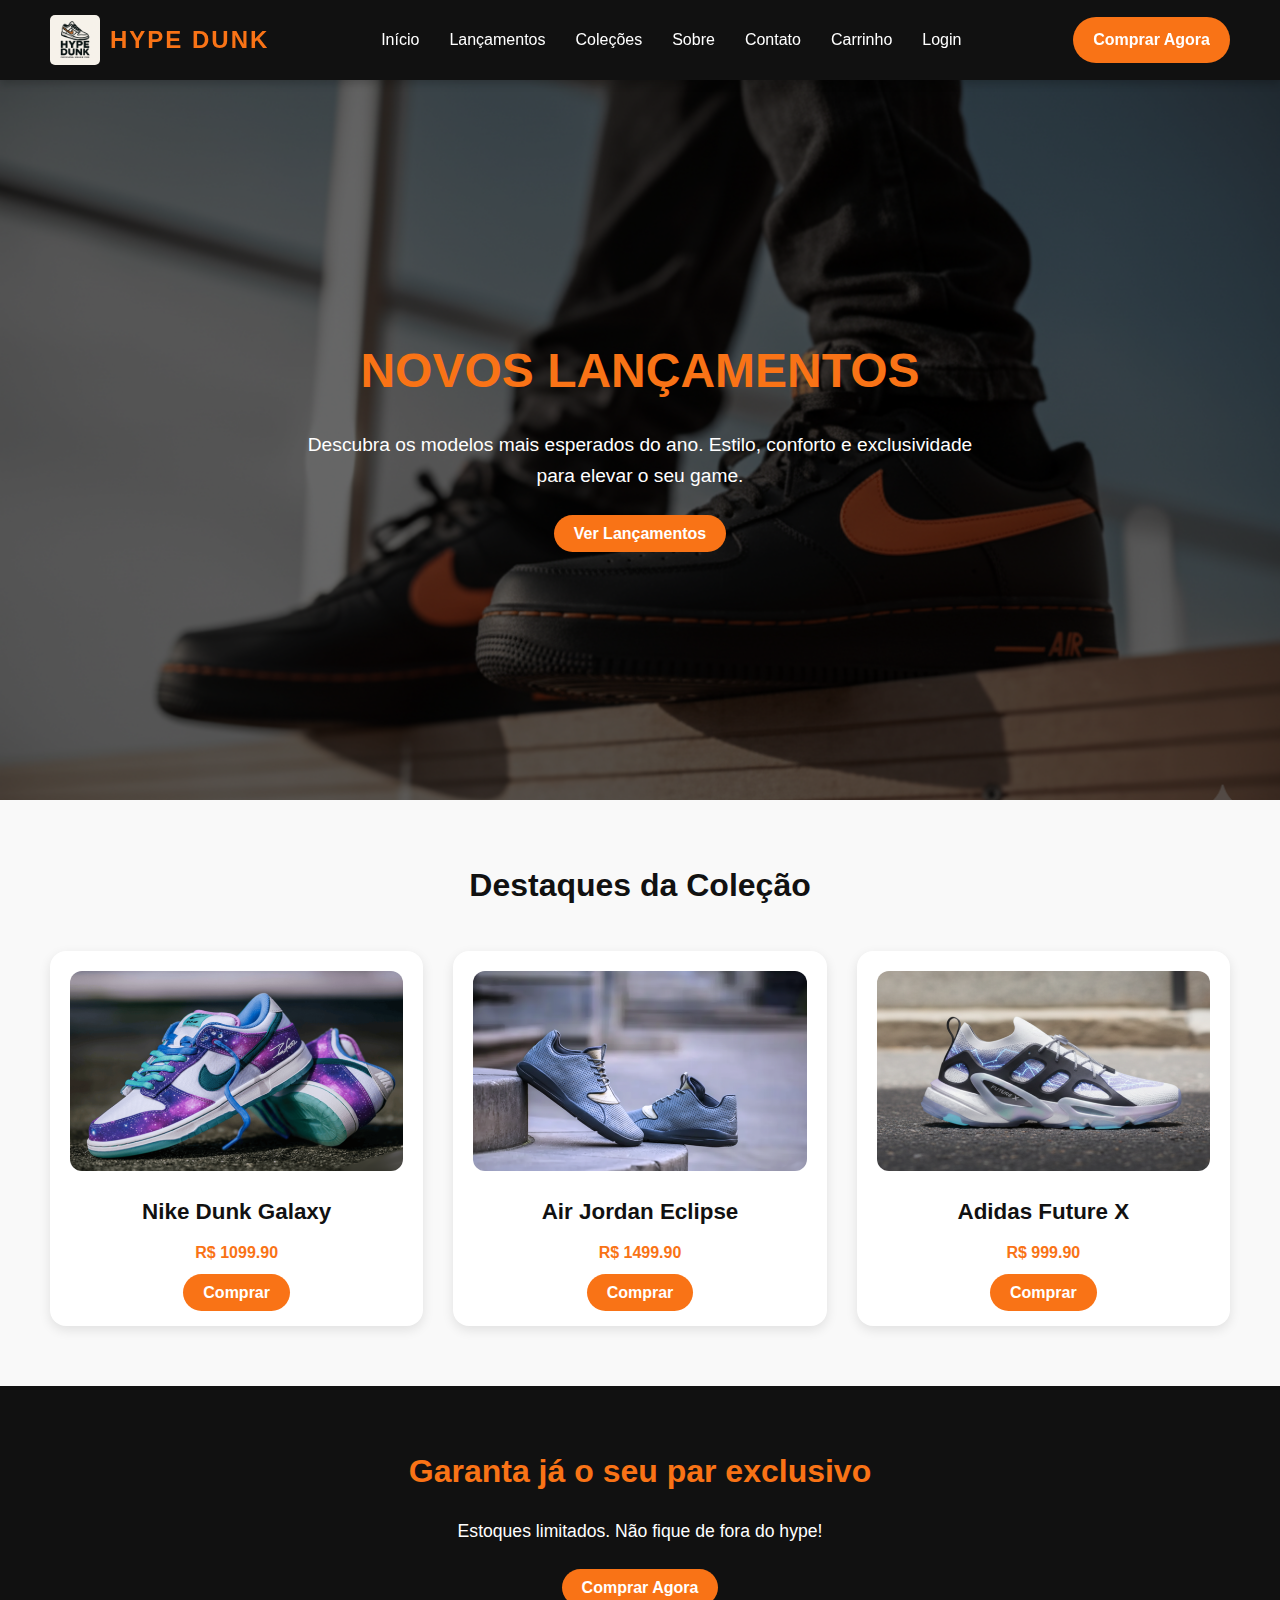
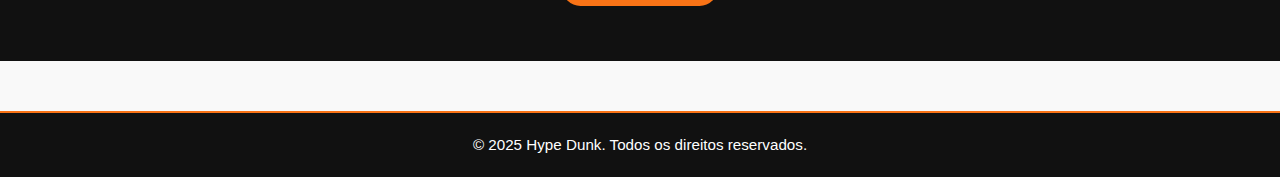
<file: tela-principal/paginaLancamento/lancamento.html>
<!DOCTYPE html>
<html lang="pt-br">
<head>
  <meta charset="UTF-8">
  <meta name="viewport" content="width=device-width, initial-scale=1.0">
  <title>Lançamentos - Hype Dunk</title>
  <link rel="stylesheet" href="lancamento.css">
</head>
<body>
  <header>
    <a href="../paginaInicial/index.html" class="logo-link">
      <div class="logo">
        <img src="../../img-tenis/logo.png" alt="Hype Dunk Logo">
        <h1>HYPE DUNK</h1>
      </div>
    </a>

    <nav>
      <ul>
        <li><a href="../paginaInicial/index.html">Início</a></li>
        <li><a href="lancamento.html">Lançamentos</a></li>
        <li><a href="../paginaDeColecoes/colecoes.html">Coleções</a></li>
        <li><a href="../paginaSobre/sobre.html">Sobre</a></li>
        <li><a href="../paginaInicial/contato.html">Contato</a></li>
        <li><a href="../paginaCarrinho/carrinho.html">Carrinho</a></li>
        <li><a href="../../tela-login/loginCliente/index.html">Login</a></li>
      </ul>
    </nav>

    <div class="hamburger">
      <span></span>
      <span></span>
      <span></span>
    </div>

    <a href="../paginaCarrinho/carrinho.html" class="btn">Comprar Agora</a>
  </header>

  <!-- Hero -->
  <section class="hero">
    <div class="hero-text">
      <h2>NOVOS LANÇAMENTOS</h2>
      <p>Descubra os modelos mais esperados do ano. Estilo, conforto e exclusividade para elevar o seu game.</p>
      <a href="#destaques" class="btn">Ver Lançamentos</a>
    </div>
  </section>

  <!-- Destaques -->
  <section class="destaques" id="destaques">
    <h2>Destaques da Coleção</h2>
    <div class="grid-destaques">
      <!-- Cards serão criados dinamicamente via JS -->
    </div>
  </section>

  <!-- Call to Action -->
  <section class="cta">
    <h2>Garanta já o seu par exclusivo</h2>
    <p>Estoques limitados. Não fique de fora do hype!</p>
    <a href="../paginaInicial/index.html" class="btn">Comprar Agora</a>
  </section>

  <!-- Footer -->
  <footer>
    <p>&copy; 2025 Hype Dunk. Todos os direitos reservados.</p>
  </footer>

  <script src="lancamento.js"></script>
</body>
</html>
</file>
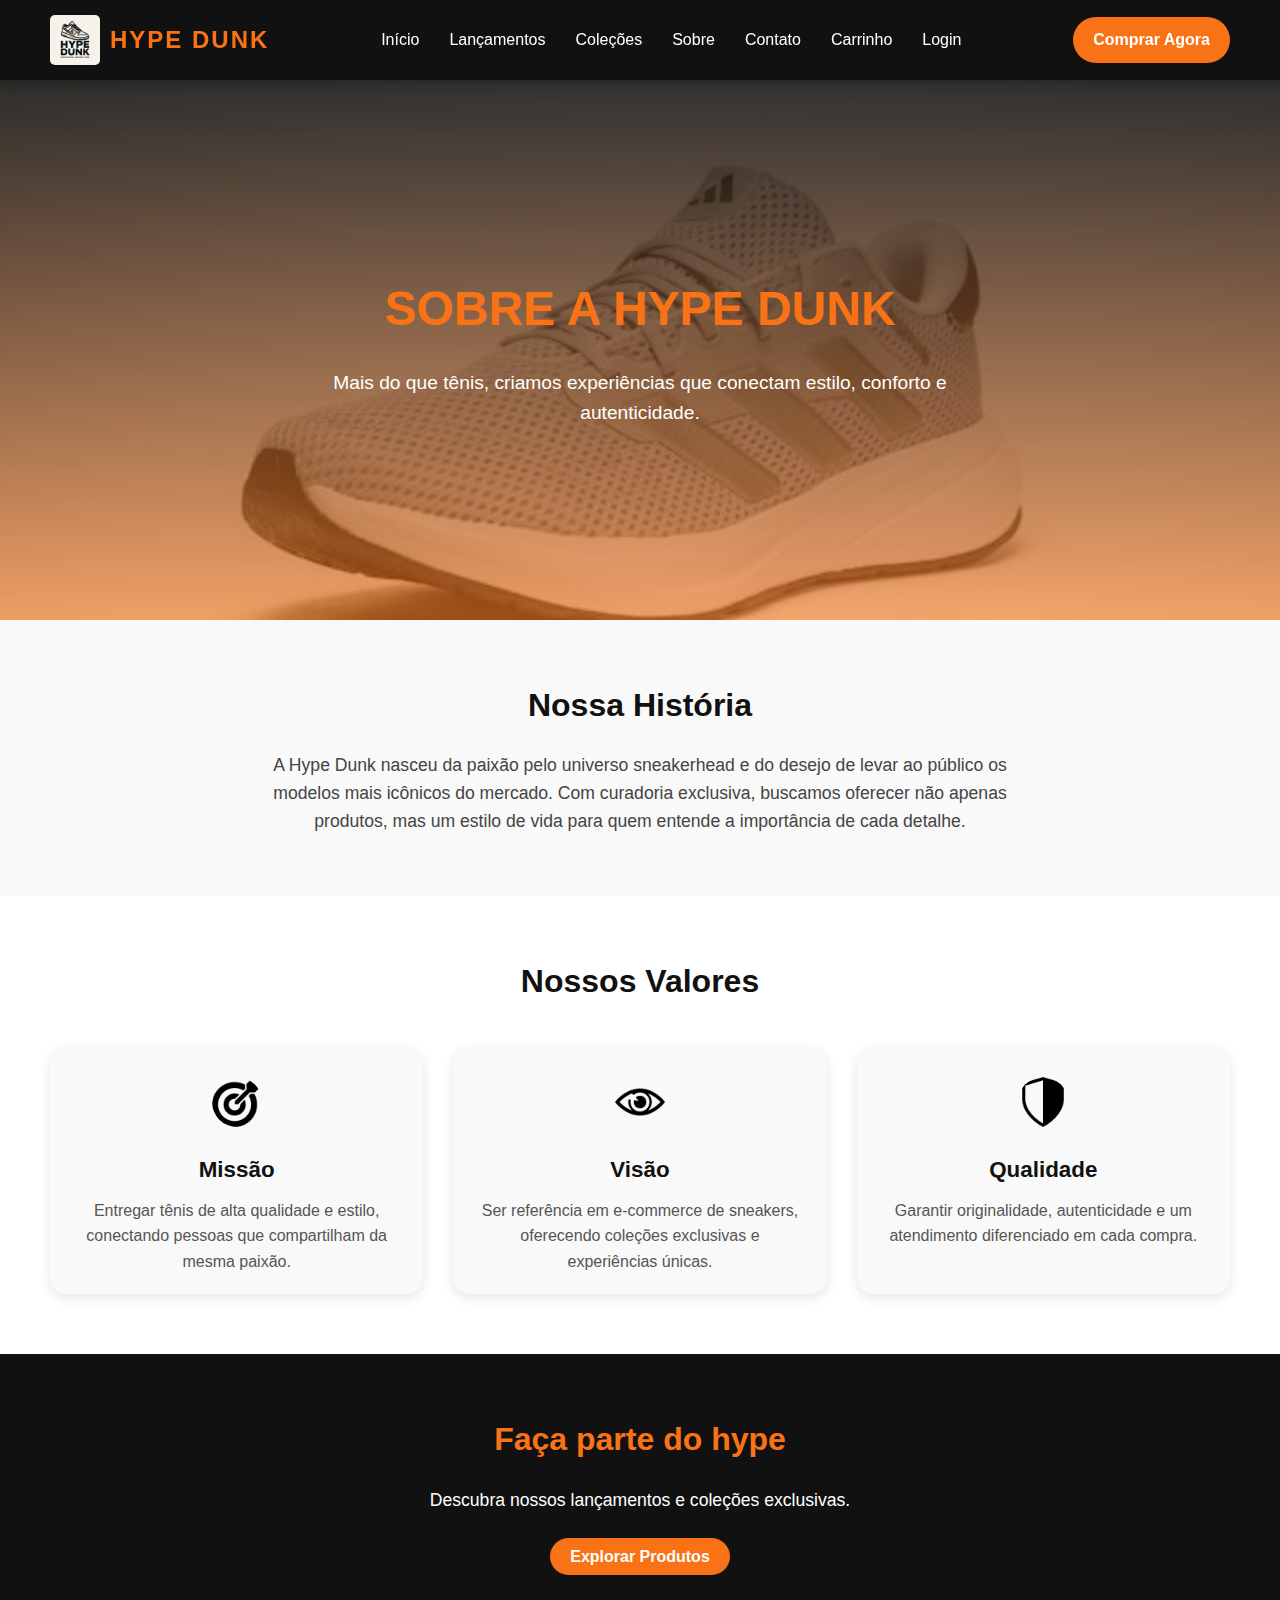
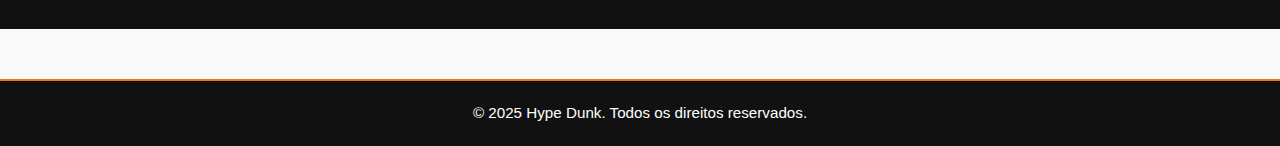
<file: tela-principal/paginaSobre/sobre.html>
<!DOCTYPE html>
<html lang="pt-br">
<head>
    <meta charset="UTF-8">
    <meta name="viewport" content="width=device-width, initial-scale=1.0">
    <title>Sobre - Hype Dunk</title>
    <link rel="stylesheet" href="sobre.css">
</head>
<body>
    <header>
    <a href="../paginaInicial/index.html" class="logo-link">
      <div class="logo">
        <img src="../../img-tenis/logo.png" alt="Hype Dunk Logo">
        <h1>HYPE DUNK</h1>
      </div>
    </a>

        <nav>
        <ul>
            <li><a href="../paginaInicial/index.html">Início</a></li>
            <li><a href="../paginaLancamento/lancamento.html">Lançamentos</a></li>
            <li><a href="../paginaDeColecoes/colecoes.html">Coleções</a></li>
            <li><a href="sobre.html">Sobre</a></li>
            <li><a href="../paginaInicial/contato.html">Contato</a></li>
            <li><a href="../paginaCarrinho/carrinho.html">Carrinho</a></li>
            <li><a href="../../tela-login/loginCliente/index.html">Login</a></li>
        </ul>
        </nav>
        
            <div class="hamburger">
              <span></span>
              <span></span>
              <span></span>
            </div>

        <a href="../paginaCarrinho/carrinho.html" class="btn">Comprar Agora</a>
  </header>

  <!-- Hero -->
  <section class="hero">
    <div class="hero-text">
      <h2>SOBRE A HYPE DUNK</h2>
      <p>Mais do que tênis, criamos experiências que conectam estilo, conforto e autenticidade.</p>
    </div>
  </section>

  <!-- Nossa História -->
  <section class="sobre">
    <div class="container">
      <h2>Nossa História</h2>
      <p>
        A Hype Dunk nasceu da paixão pelo universo sneakerhead e do desejo de levar ao público os modelos mais icônicos do mercado. 
        Com curadoria exclusiva, buscamos oferecer não apenas produtos, mas um estilo de vida para quem entende a importância de cada detalhe.
      </p>
    </div>
  </section>

  <!-- Valores -->
  <section class="valores">
    <h2>Nossos Valores</h2>
    <div class="grid-valores">

      <div class="card">
        <img src="../../img-tenis/target-icon-2.png" alt="Missão">
        <h3>Missão</h3>
        <p>Entregar tênis de alta qualidade e estilo, conectando pessoas que compartilham da mesma paixão.</p>
      </div>

      <div class="card">
        <img src="../../img-tenis/olho-icon.png" alt="Visão">
        <h3>Visão</h3>
        <p>Ser referência em e-commerce de sneakers, oferecendo coleções exclusivas e experiências únicas.</p>
      </div>

      <div class="card">
        <img src="../../img-tenis/escudo-icon-2.png" alt="Qualidade">
        <h3>Qualidade</h3>
        <p>Garantir originalidade, autenticidade e um atendimento diferenciado em cada compra.</p>
      </div>

    </div>
  </section>

  <!-- CTA -->
  <section class="cta">
    <h2>Faça parte do hype</h2>
    <p>Descubra nossos lançamentos e coleções exclusivas.</p>
    <a href="../paginaInicial/index.html" class="btn">Explorar Produtos</a>
  </section>

  <!-- Footer -->
  <footer>
    <p>&copy; 2025 Hype Dunk. Todos os direitos reservados.</p>
  </footer>
  
  <script>
    const hamburger = document.querySelector('.hamburger');
    const navMenu = document.querySelector('nav ul');

    hamburger.addEventListener('click', () => {
      navMenu.classList.toggle('active');
    });
</script>
</body>
</html>
</file>
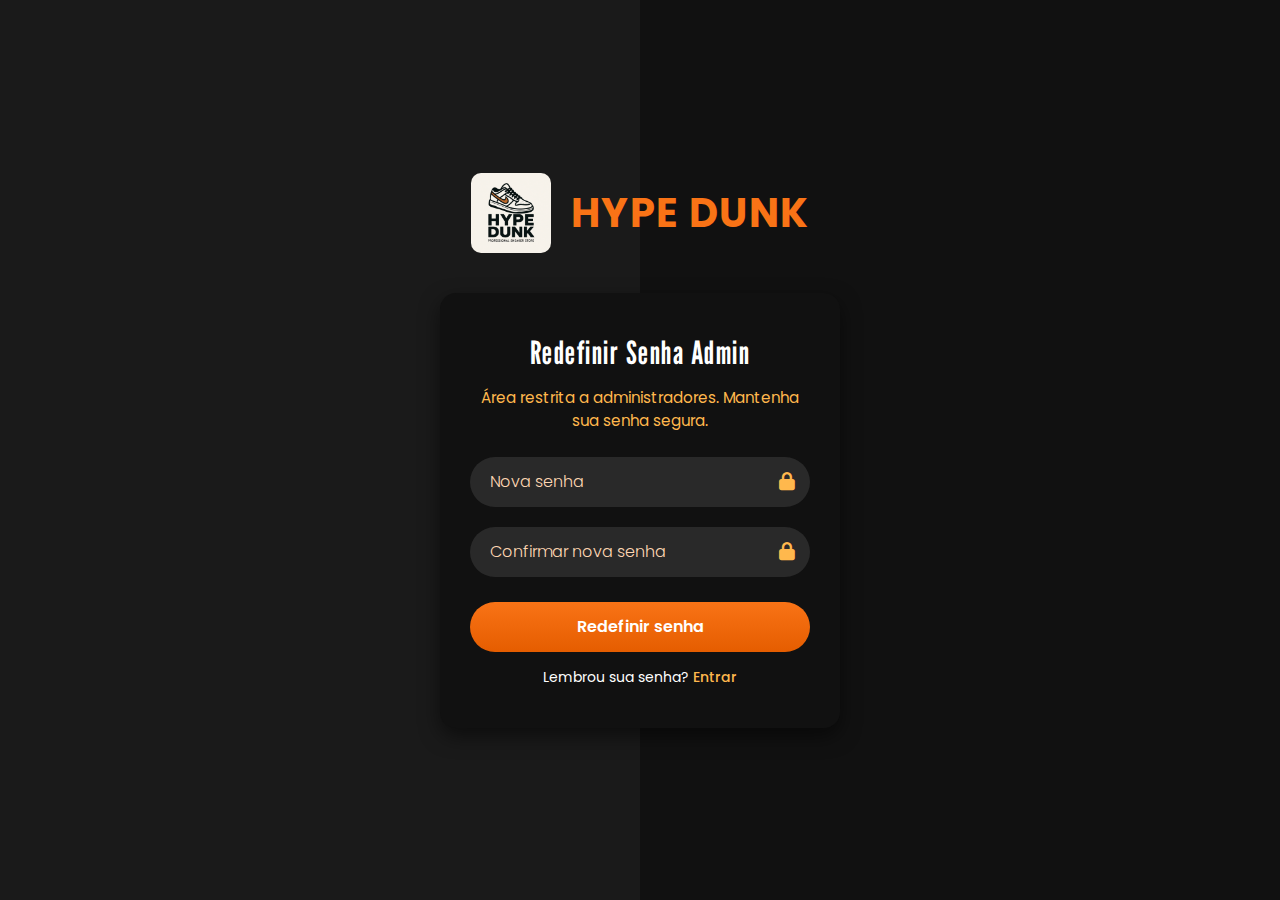
<file: tela-recuperacao-senha/recuperacaoSenhaADM/recuperaSenhaADM.html>
<!DOCTYPE html>
<html lang="pt-br">
<head>
<meta charset="UTF-8">
<meta name="viewport" content="width=device-width, initial-scale=1.0">
<title>Redefinir Senha Admin</title>
<link rel="stylesheet" href="recuperaSenhaADM.css">
<link rel="stylesheet" href="https://cdnjs.cloudflare.com/ajax/libs/font-awesome/6.4.0/css/all.min.css">
</head>
<body>
<div class="container">
  <!-- Logo e Marca -->
  <div class="marca">
    <img src="../../img-tenis/logo.png" alt="logo">
    <h1>HYPE DUNK</h1>
  </div>

  <!-- Card de redefinir senha -->
  <div class="wrapper">
    <h1>Redefinir Senha Admin</h1>
    <p class="adm-note">Área restrita a administradores. Mantenha sua senha segura.</p>
    <form>
      <div class="input-column">
        <div class="input-box">
          <input type="password" placeholder="Nova senha" required>
          <i class="fa fa-lock"></i>
        </div>
        <div class="input-box">
          <input type="password" placeholder="Confirmar nova senha" required>
          <i class="fa fa-lock"></i>
        </div>
      </div>
      <button type="submit" class="btn" onclick="window.location.href='../../tela-login/loginADM/loginADM.html'; return false;">Redefinir senha</button>
      <div class="voltar-login">
        <p>Lembrou sua senha? <a href="../../tela-login/loginADM/loginADM.html">Entrar</a></p>
      </div>
    </form>
  </div>
</div>
</body>
</html>
</file>
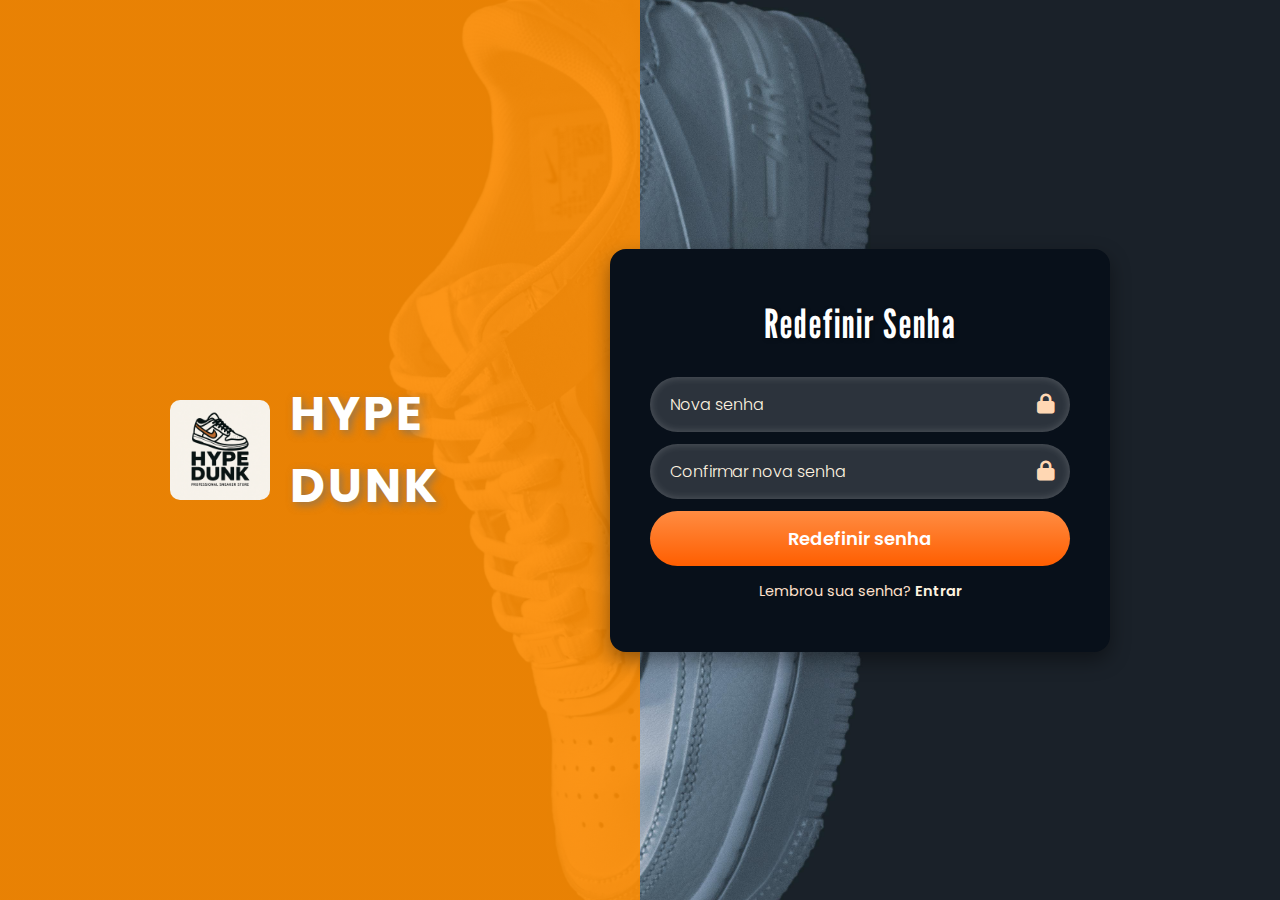
<file: tela-recuperacao-senha/recuperacaoSenhaCliente/RecuperaSenha.html>
<!DOCTYPE html>
<html lang="pt-br">
<head>
<meta charset="UTF-8">
<meta name="viewport" content="width=device-width, initial-scale=1.0">
<title>Esqueci minha senha</title>
<link rel="stylesheet" href="RecuperaSenha.css">
<link rel="stylesheet" href="https://cdnjs.cloudflare.com/ajax/libs/font-awesome/6.4.0/css/all.min.css">
</head>
<body>
<div class="container">
  <div class="marca">
    <img src="../img/logo.png" alt="logo">
    <h1>HYPE DUNK</h1>
  </div>

  <div class="wrapper">
    <h1>Redefinir Senha</h1>
    <form>
      <div class=".input-column">
        <div class="input-box">
          <input type="password" placeholder="Nova senha" required>
          <i class="fa fa-lock"></i>
        </div>
        <div class="input-box">
          <input type="password" placeholder="Confirmar nova senha" required>
          <i class="fa fa-lock"></i>
        </div>
      </div>

      <button type="submit" class="btn" onclick="window.location.href='../../tela-login/loginCliente/index.html'; return false;">Redefinir senha</button>

      <div class="voltar-login">
        <p>Lembrou sua senha? <a href="../../tela-login/loginCliente/index.html">Entrar</a></p>
      </div>
    </form>
  </div>
</div>
</body>
</html>
</file>
<file: tela-login/loginCliente/style.css>
@import url("https://fonts.googleapis.com/css2?family=League+Gothic&family=Poppins:wght@300;400;500;600;700&display=swap");

* {
  margin: 0;
  padding: 0;
  box-sizing: border-box;
  font-family: "Poppins", sans-serif;
}

body {
  min-height: 100vh;
  display: flex;
  justify-content: center;
  align-items: center;
  background: linear-gradient(to right, rgba(255, 140, 0, 0.9) 50%, transparent 50%),
    url("../img/pexels-hamza01nsr-12611630.jpg") no-repeat center right;
  background-size: cover;
  overflow: hidden; /* remove scroll */
}

.container {
  display: flex;
  align-items: center;
  justify-content: center;
  gap: 60px; /* espaço entre logo+marca e o card */
}

/* Logo + nome lado a lado */
.marca {
  display: flex;
  align-items: center;
  gap: 20px;
}

.marca img {
  max-width: 100px;
  height: auto;
  border-radius: 10px;
}

.marca h1 {
  font-size: 3rem;
  font-weight: bold;
  color: white;
  text-shadow: 3px 3px 8px rgba(112, 112, 112, 0.7);
  letter-spacing: 3px;
}

/* Card de login */
.wrapper {
  width: 100%;
  max-width: 400px;
  border-radius: 16px;
  background: #08101a;
  padding: 40px 35px;
  box-shadow: 0 8px 20px rgba(0, 0, 0, 0.4);
}

.wrapper h1 {
  font-family: "League Gothic", sans-serif;
  font-size: 2.5rem;
  text-align: center;
  margin-bottom: 30px;
  color: #fff;
  letter-spacing: 2px;
  text-shadow: 1px 1px 4px rgba(0, 0, 0, 0.4);
}

.input-box {
  position: relative;
  margin-bottom: 25px;
}

.input-box input {
  width: 100%;
  height: 50px;
  background: rgba(255, 255, 255, 0.15);
  border: none;
  border-radius: 35px;
  font-size: 16px;
  color: #fff;
  padding: 0 45px 0 20px;
  box-shadow: inset 0 0 8px rgba(255, 255, 255, 0.2);
}

.input-box input::placeholder {
  color: #fff3e0;
  font-weight: 300;
}

.input-box input:focus {
  background: rgba(255, 255, 255, 0.3);
  outline: none;
}

.input-box i {
  position: absolute;
  right: 15px;
  top: 50%;
  transform: translateY(-50%);
  font-size: 20px;
  color: #ffd7b3;
}

.esqueceu-senha {
  display: flex;
  justify-content: space-between;
  font-size: 14px;
  margin-bottom: 25px;
  color: #ffe0cc;
}

.esqueceu-senha a {
  color: #fff3e0;
  text-decoration: none;
  font-weight: 500;
}

.esqueceu-senha a:hover {
  color: #ffffff;
  text-decoration: underline;
}

.btn {
  width: 100%;
  height: 50px;
  background: linear-gradient(#ff8c42, #ff5e00);
  border: none;
  border-radius: 35px;
  font-size: 18px;
  font-weight: 600;
  color: #fff;
  cursor: pointer;
  transition: 0.3s ease;
}

.btn:hover {
  background: linear-gradient(#ff9e66, #ff3d00);
}

.redes-sociais {
  display: flex;
  justify-content: center;
  margin: 20px 0;
  gap: 15px;
}

.redes-sociais a {
  width: 40px;
  height: 40px;
  background: rgba(255, 255, 255, 0.15);
  border-radius: 50%;
  display: flex;
  justify-content: center;
  align-items: center;
  font-size: 18px;
  color: #fff3e0;
  transition: 0.3s ease;
}

.redes-sociais a:hover {
  background: #fff3e0;
  color: #ff6f00;
}

.registrar-conta {
  font-size: 14.5px;
  text-align: center;
  margin-top: 10px;
  color: #ffe0cc;
}

.registrar-conta a {
  color: #fff3e0;
  font-weight: 600;
  text-decoration: none;
}

.registrar-conta a:hover {
  color: #fff;
  text-decoration: underline;
}
/* Card de troca de área */
.area-card {
  position: absolute;
  top: 20px;
  left: 20px;
  background: rgba(0,0,0,0.7);
  padding: 10px 15px;
  border-radius: 10px;
  box-shadow: 0 4px 12px rgba(0,0,0,0.3);
  transition: 0.3s ease;
  z-index: 100;
}

.area-card a {
  color: #fff;
  font-weight: 600;
  text-decoration: none;
  display: flex;
  align-items: center;
  gap: 8px;
}

.area-card:hover {
  background: rgba(0,0,0,0.9);
}



@media (max-width: 768px) {
  body {
    background: linear-gradient(to bottom, rgba(255, 140, 0, 0.9), transparent),
      url("../img/pexels-hamza01nsr-12611630.jpg") no-repeat center;
    background-size: cover;
  }

  .container {
    flex-direction: column;
    gap: 20px;
  }

  .marca h1 {
    font-size: 2rem;
  }

  .wrapper h1 {
    font-size: 2rem;
  }
}
</file>
<file: tela-principal/paginaInicial/header.css>
* {
  margin: 0;
  padding: 0;
  box-sizing: border-box;
  font-family: "Poppins", sans-serif;
}

html, body {
  height: 100%; /* altura mínima da tela */
}

body {
  display: flex;
  flex-direction: column;
  background: #f9f9f9;
  color: #111;
}

/* Header */
header {
  display: flex;
  justify-content: space-between;
  align-items: center;
  padding: 15px 40px;
  background: #111;
  color: #fff;
  position: relative;
}

.logo {
  display: flex;
  align-items: center;
  gap: 10px;
}

.logo img {
  height: 50px;
  border-radius: 5px;
}

.logo h1 {
  color: #f97316;
  font-size: 1.5rem;
  letter-spacing: 1px;
}

nav ul {
  list-style: none;
  display: flex;
  gap: 25px;
}

nav a {
  text-decoration: none;
  color: #fff;
  font-weight: 500;
  transition: color 0.3s ease;
}

nav a:hover {
  color: #f97316;
}

/* Hamburger (menu sanduíche) */
.hamburger {
  display: none;
  flex-direction: column;
  cursor: pointer;
  gap: 5px;
}

.hamburger span {
  width: 25px;
  height: 3px;
  background: #fff;
  border-radius: 2px;
  transition: all 0.3s ease;
}

/* Botões */
.btn {
  padding: 10px 20px;
  border-radius: 30px;
  text-decoration: none;
  background: #f97316;
  color: #fff;
  font-weight: bold;
  display: inline-block;
  transition: background 0.3s ease, transform 0.2s ease;
}

.btn:hover {
  background: #e55d00;
  transform: translateY(-2px);
}

/* Produtos */
.produtos {
  padding: 40px 20px;
  text-align: center;
  flex: 1; /* garante que essa seção empurre o footer para baixo */
}

.produtos h2 {
  font-size: 2rem;
  color: #111;
  margin-bottom: 30px;
}

.grid-produtos {
  display: grid;
  grid-template-columns: repeat(auto-fit, minmax(220px, 1fr));
  gap: 20px;
}

/* Cards como links */
.card {
  display: flex;
  flex-direction: column;
  background: #fff;
  border-radius: 12px;
  padding: 15px;
  box-shadow: 0 4px 12px rgba(0, 0, 0, 0.1);
  text-align: center;
  transition: transform 0.3s ease, box-shadow 0.3s ease;
  cursor: pointer;
  text-decoration: none;
  color: inherit;
}

.card:hover {
  transform: translateY(-5px);
  box-shadow: 0 8px 20px rgba(0, 0, 0, 0.15);
}

.card img {
  width: 100%;
  height: 180px;          /* altura fixa para padronização */
  object-fit: cover;      /* mantém proporção e corta excesso */
  border-radius: 10px;
  margin-bottom: 10px;
}

.card h3 {
  margin-bottom: 10px;
  font-size: 1.1rem;
}

.card p {
  color: #f97316;
  font-weight: bold;
  margin-bottom: 15px;
}

/* Footer */
footer {
  background: #111;
  color: #fff;
  text-align: center;
  padding: 20px 15px;
  font-size: 0.95rem;
  border-top: 2px solid #f97316;
  width: 100%;
  margin-top: auto; /* gruda no fim da página */
}

footer p {
  margin: 0;
}

.logo-link {
  text-decoration: none;
  color: #fff;
}

/* RESPONSIVIDADE + MENU HAMBURGER */
@media (max-width: 768px) {
  .hamburger {
    display: flex;
  }

  nav ul {
    position: absolute;
    top: 100%;
    right: 0;
    background: #111;
    flex-direction: column;
    width: 200px;
    display: none;
    padding: 10px 0;
    border-radius: 0 0 8px 8px;
  }

  nav ul li {
    text-align: center;
    margin: 10px 0;
  }

  nav ul.active {
    display: flex;
  }

  header {
    flex-wrap: wrap;
    padding: 15px 20px;
  }
}

/* Responsividade geral para grid de produtos */
@media (max-width: 480px) {
  .produtos h2 {
    font-size: 1.5rem;
  }

  .grid-produtos {
    gap: 15px;
  }

  .card img {
    height: 150px; /* ajusta imagens em telas menores */
  }

  .card h3 {
    font-size: 1rem;
  }

  .card p {
    font-size: 0.9rem;
  }

  .btn {
    padding: 8px 15px;
    font-size: 0.9rem;
  }
}
</file>
<file: tela-login/loginADM/loginADM.css>
@import url("https://fonts.googleapis.com/css2?family=League+Gothic&family=Poppins:wght@300;400;500;600;700&display=swap");

* {
  margin: 0;
  padding: 0;
  box-sizing: border-box;
  font-family: "Poppins", sans-serif;
}

body {
  min-height: 100vh;
  display: flex;
  justify-content: center;
  align-items: center;
  background: linear-gradient(to right, rgba(255, 140, 0, 0.9) 50%, transparent 50%),
    url("../img/pexels-hamza01nsr-12611630.jpg") no-repeat center right;
  background-size: cover;
  overflow: hidden;
}

.container {
  display: flex;
  align-items: center;
  justify-content: center;
  gap: 60px;
}

/* Logo + nome lado a lado */
.marca {
  display: flex;
  align-items: center;
  gap: 20px;
}

.marca img {
  max-width: 100px;
  height: auto;
  border-radius: 10px;
}

.marca h1 {
  font-size: 3rem;
  font-weight: bold;
  color: white;
  text-shadow: 3px 3px 8px rgba(112, 112, 112, 0.7);
  letter-spacing: 3px;
}

/* Card de login */
.wrapper {
  width: 100%;
  max-width: 400px;
  border-radius: 16px;
  background: #08101a;
  padding: 40px 35px;
  box-shadow: 0 8px 20px rgba(0, 0, 0, 0.4);
}

.wrapper h1 {
  font-family: "League Gothic", sans-serif;
  font-size: 2.5rem;
  text-align: center;
  margin-bottom: 15px;
  color: #fff;
  letter-spacing: 2px;
  text-shadow: 1px 1px 4px rgba(0, 0, 0, 0.4);
}

/* Nota área ADM */
.adm-note {
  text-align: center;
  color: #ff9e00;
  margin-bottom: 25px;
  font-weight: 500;
}

/* Inputs */
.input-box {
  position: relative;
  margin-bottom: 25px;
}

.input-box input {
  width: 100%;
  height: 50px;
  background: rgba(255, 255, 255, 0.15);
  border: none;
  border-radius: 35px;
  font-size: 16px;
  color: #fff;
  padding: 0 45px 0 20px;
  box-shadow: inset 0 0 8px rgba(255, 255, 255, 0.2);
}

.input-box input::placeholder {
  color: #fff3e0;
  font-weight: 300;
}

.input-box input:focus {
  background: rgba(255, 255, 255, 0.3);
  outline: none;
}

.input-box i {
  position: absolute;
  right: 15px;
  top: 50%;
  transform: translateY(-50%);
  font-size: 20px;
  color: #ffd7b3;
}

/* Esqueceu a senha / lembre-me */
.esqueceu-senha {
  display: flex;
  justify-content: space-between;
  font-size: 14px;
  margin-bottom: 25px;
  color: #ffe0cc;
}

.esqueceu-senha a {
  color: #fff3e0;
  text-decoration: none;
  font-weight: 500;
}

.esqueceu-senha a:hover {
  color: #ffffff;
  text-decoration: underline;
}

/* Botão */
.btn {
  width: 100%;
  height: 50px;
  background: linear-gradient(#ff8c42, #ff5e00);
  border: none;
  border-radius: 35px;
  font-size: 18px;
  font-weight: 600;
  color: #fff;
  cursor: pointer;
  transition: 0.3s ease;
}

.btn:hover {
  background: linear-gradient(#ff9e66, #ff3d00);
}

/* Card de troca de área */
.area-card {
  position: absolute;
  top: 20px;
  left: 20px;
  background: rgba(0,0,0,0.7);
  padding: 10px 15px;
  border-radius: 10px;
  box-shadow: 0 4px 12px rgba(0,0,0,0.3);
  transition: 0.3s ease;
  z-index: 100;
}

.area-card a {
  color: #fff;
  font-weight: 600;
  text-decoration: none;
  display: flex;
  align-items: center;
  gap: 8px;
}

.area-card:hover {
  background: rgba(0,0,0,0.9);
}


/* Responsividade */
@media (max-width: 768px) {
  body {
    background: linear-gradient(to bottom, rgba(255, 140, 0, 0.9), transparent),
      url("../img/pexels-hamza01nsr-12611630.jpg") no-repeat center;
    background-size: cover;
  }

  .container {
    flex-direction: column;
    gap: 20px;
  }

  .marca h1 {
    font-size: 2rem;
  }

  .wrapper h1 {
    font-size: 2rem;
  }
}
</file>
<file: tela-principal/paginaCarrinho/carrinho.css>
* {
  margin: 0;
  padding: 0;
  box-sizing: border-box;
  font-family: "Poppins", sans-serif;
}

html, body {
  height: 100%;
}

body { 
  display: flex;
  flex-direction: column;
  background: #f9f9f9; 
  color: #111; 
}

/* Header */
header {
  display: flex;
  justify-content: space-between;
  align-items: center;
  padding: 15px 40px;
  background: #111;
  color: #fff;
  position: relative;
}

.logo { 
  display: flex; 
  align-items: center; 
  gap: 10px; 
}

.logo img { height: 50px; border-radius: 5px; }
.logo h1 { color: #f97316; font-size: 1.5rem; letter-spacing: 1px; }

nav ul { 
  list-style: none; 
  display: flex; 
  gap: 25px; 
}

nav a { 
  text-decoration: none; 
  color: #fff; 
  font-weight: 500; 
  transition: color 0.3s ease;
}

nav a:hover { color: #f97316; }

/* Hamburger (menu sanduíche) */
.hamburger {
  display: none;
  flex-direction: column;
  cursor: pointer;
  gap: 5px;
}

.hamburger span {
  width: 25px;
  height: 3px;
  background: #fff;
  border-radius: 2px;
  transition: all 0.3s ease;
}

/* Botões */
.btn {
  padding: 10px 20px;
  border-radius: 30px;
  text-decoration: none;
  background: #f97316;
  color: #fff;
  font-weight: bold;
  display: inline-block;
}

.btn:hover { background: #e55d00; }

.btn.secundario { 
  background: transparent;
  border: 2px solid #f97316;
  color: #f97316;
  margin-top: 10px;
}

.btn.secundario:hover { background: #f97316; color: #fff; }

/* Hero */
.hero {
  height: 30vh;
  display: flex;
  justify-content: center;
  align-items: center;
  text-align: center;
  /* Gradient background */
  background: linear-gradient(135deg, #f97316, #e16c06, #f59e0b);
  color: #fff;
  margin-bottom: 40px;
  box-shadow: 0 4px 12px rgba(0,0,0,0.2);
  font-weight: 600;
}

.hero h2 { 
  color: #fff;
  font-size: 2rem; 
  margin-bottom: 5px; 
  text-shadow: 1px 1px 5px rgba(0,0,0,0.3);
}

.hero p { 
  font-size: 1rem; 
  text-shadow: 1px 1px 5px rgba(0,0,0,0.2);
}

/* Carrinho */
.carrinho { padding: 0 40px 40px; flex: 1; }

.container {
  display: grid;
  grid-template-columns: 2fr 1fr;
  gap: 30px;
  max-width: 1100px;
  margin: 0 auto;
}

/* Itens */
.carrinho-items .item {
  display: flex;
  align-items: center;
  background: #fff;
  padding: 15px;
  border-radius: 12px;
  margin-bottom: 15px;
}

.carrinho-items img {
  width: 100px;
  height: 100px;
  object-fit: cover;
  margin-right: 15px;
  border-radius: 12px;
}

.detalhes { flex: 1; }
.detalhes h3 { margin-bottom: 5px; font-size: 1.1rem; }
.detalhes p { margin-bottom: 5px; }
.preco { color: #f97316; font-weight: bold; }

.quantidade {
  width: 60px;
  padding: 5px;
  margin-right: 10px;
}

.remover {
  border: none;
  background: transparent;
  color: #888;
  cursor: pointer;
  font-size: 1.2rem;
}
.remover:hover { color: red; }

/* Resumo */
.resumo {
  background: #fff;
  padding: 20px;
  border-radius: 12px;
}

.resumo h2 { margin-bottom: 15px; }
.linha { display: flex; justify-content: space-between; margin-bottom: 10px; }
.total { font-weight: bold; border-top: 1px solid; }

/* Footer */
footer {
  background: #111;
  color: #fff;
  text-align: center;
  padding: 20px 15px;
  font-size: 0.95rem;
  border-top: 2px solid #f97316;
  margin-top: auto;
}

footer p { margin: 0; }

.logo-link {
  text-decoration: none;
  color: #fff;
}

/* Responsividade + Menu Hamburger */
@media (max-width: 768px) {
  .hamburger { display: flex; }

  nav ul {
    position: absolute;
    top: 100%;
    right: 0;
    background: #111;
    flex-direction: column;
    width: 200px;
    display: none;
    padding: 10px 0;
    border-radius: 0 0 8px 8px;
  }

  nav ul li {
    text-align: center;
    margin: 10px 0;
  }

  nav ul.active { display: flex; }

  header { flex-wrap: wrap; padding: 15px 20px; }

  .container { grid-template-columns: 1fr; }
  .carrinho { padding: 0 20px 30px; }
}

/* Responsividade para mobile */
@media (max-width: 480px) {
  footer { font-size: 0.85rem; padding: 15px 10px; }
}
</file>
<file: tela-principal/paginaDetalheColecao/detalheColecao.css>
* {
  margin: 0;
  padding: 0;
  box-sizing: border-box;
  font-family: "Poppins", sans-serif;
}

html, body {
  height: 100%;
  display: flex;
  flex-direction: column;
}

body {
  background: #f9f9f9;
  color: #111;
  flex: 1;
}

/* Header */
header {
  display: flex;
  justify-content: space-between;
  align-items: center;
  padding: 15px 40px;
  background: #111;
  color: #fff;
  position: relative;
}

.logo {
  display: flex;
  align-items: center;
  gap: 10px;
}

.logo img {
  height: 50px;
  border-radius: 5px;
}

.logo h1 {
  color: #f97316;
  font-size: 1.5rem;
  letter-spacing: 1px;
}

nav ul {
  list-style: none;
  display: flex;
  gap: 25px;
}

nav a {
  text-decoration: none;
  color: #fff;
  font-weight: 500;
  transition: color 0.3s ease;
}

nav a:hover,
nav a.active {
  color: #f97316;
}

.hamburger {
  display: none;
  flex-direction: column;
  cursor: pointer;
  gap: 5px;
}

.hamburger span {
  width: 25px;
  height: 3px;
  background: #fff;
  border-radius: 2px;
  transition: all 0.3s ease;
}

/* Botões */
.btn {
  padding: 10px 20px;
  border-radius: 30px;
  text-decoration: none;
  background: #f97316;
  color: #fff;
  font-weight: bold;
  display: inline-block;
  transition: background 0.3s ease, transform 0.2s ease;
  cursor: pointer;
}

.btn:hover {
  background: #e55d00;
  transform: translateY(-2px);
}

/* Lista de coleções */
.colecoes-lista {
  padding: 40px 20px;
  text-align: center;
  flex: 1;
}

.colecoes-lista h2 {
  font-size: 2rem;
  margin-bottom: 30px;
}

.grid-colecoes {
  display: grid;
  grid-template-columns: repeat(auto-fit, minmax(250px, 1fr));
  gap: 20px;
}

.card-colecao {
  background: #fff;
  border-radius: 12px;
  box-shadow: 0 4px 12px rgba(0,0,0,0.1);
  padding: 20px;
  text-align: center;
  transition: transform 0.3s ease, box-shadow 0.3s ease;
}

.card-colecao:hover {
  transform: translateY(-5px);
  box-shadow: 0 8px 20px rgba(0,0,0,0.15);
}

/* Ajuste do tamanho das imagens das coleções */
.card-colecao img {
  width: 100%;
  height: auto;        /* altura automática para manter proporção */
  max-height: 220px;   /* limita altura máxima */
  object-fit: cover;  /* mantém proporção sem cortar */
  border-radius: 10px;
  margin-bottom: 15px;
}

/* Coleção detalhe */
.colecao-detalhe {
  display: none;
  padding: 40px 20px;
  animation: fadeIn 0.5s ease-in-out;
}

.colecao-detalhe.active {
  display: block;
}

.colecao-detalhe h2 {
  font-size: 2rem;
  margin-bottom: 10px;
  text-align: center;
}

.colecao-detalhe p {
  text-align: center;
  max-width: 600px;
  margin: 0 auto 30px;
  color: #555;
}

.btn-voltar {
  margin-top: 30px;
  display: block;
  margin-left: auto;
  margin-right: auto;
}

/* Produtos */
.grid-produtos {
  display: grid;
  grid-template-columns: repeat(auto-fit, minmax(220px, 1fr));
  gap: 20px;
  margin-top: 20px;
}

.card {
  display: flex;
  flex-direction: column;
  background: #fff;
  border-radius: 12px;
  padding: 15px;
  box-shadow: 0 4px 12px rgba(0,0,0,0.1);
  text-align: center;
  transition: transform 0.3s ease, box-shadow 0.3s ease;
  cursor: pointer;
  text-decoration: none;
  color: inherit;
}

.card:hover {
  transform: translateY(-5px);
  box-shadow: 0 8px 20px rgba(0,0,0,0.15);
}

/* Ajuste do tamanho das imagens dos produtos */
.card img {
  width: 100%;
  height: auto;        /* altura automática para manter proporção */
  max-height: 220px;   /* limita altura máxima */
  object-fit: contain;  /* mantém proporção sem cortar */
  border-radius: 10px;
  margin-bottom: 10px;
}

.card h3 {
  margin-bottom: 10px;
  font-size: 1.1rem;
}

.card p {
  color: #f97316;
  font-weight: bold;
  margin-bottom: 15px;
}

/* Footer */
footer {
  background: #111;
  color: #fff;
  text-align: center;
  padding: 20px 15px;
  font-size: 0.95rem;
  border-top: 2px solid #f97316;
  margin-top: auto;
}

footer p { margin: 0; }

.logo-link{
  text-decoration: none;
  color: #fff;
}

/* Animação */
@keyframes fadeIn {
  from { opacity: 0; transform: translateY(15px); }
  to { opacity: 1; transform: translateY(0); }
}

/* Responsividade */
@media (max-width: 768px) {
  .hamburger { display: flex; }
  nav ul {
    position: absolute;
    top: 100%;
    right: 0;
    background: #111;
    flex-direction: column;
    width: 200px;
    display: none;
    padding: 10px 0;
    border-radius: 0 0 8px 8px;
  }
  nav ul.active { display: flex; }
  header { flex-wrap: wrap; padding: 15px 20px; }
}

@media (max-width: 480px) {
  .colecoes-lista h2,
  .colecao-detalhe h2 { font-size: 1.5rem; }
  .btn { padding: 8px 15px; font-size: 0.9rem; }
}
</file>
<file: tela-principal/paginaDetalheTenis/detalheTenis.css>
* {
  margin: 0;
  padding: 0;
  box-sizing: border-box;
  font-family: "Poppins", sans-serif;
}

body {
  background: #f9f9f9;
  color: #111;
  line-height: 1.5;
}

/* Header */
header {
  display: flex;
  justify-content: space-between;
  align-items: center;
  padding: 15px 40px;
  background: #111;
  color: #fff;
  position: relative;
  box-shadow: 0 4px 10px rgba(0,0,0,0.2);
  z-index: 1000;
}

.logo {
  display: flex;
  align-items: center;
  gap: 10px;
}

.logo img { height: 50px; transition: transform 0.3s ease;  border-radius: 5px; }
.logo img:hover { transform: scale(1.1); }
.logo h1 { color: #f97316; font-size: 1.5rem; letter-spacing: 1px; }

nav ul {
  list-style: none;
  display: flex;
  gap: 25px;
}

nav a {
  text-decoration: none;
  color: #fff;
  font-weight: 500;
  position: relative;
  transition: color 0.3s ease;
}

nav a::after {
  content: "";
  position: absolute;
  left: 0;
  bottom: -3px;
  width: 0;
  height: 2px;
  background: #f97316;
  transition: width 0.3s ease;
}

nav a:hover {
  color: #f97316;
}

nav a:hover::after {
  width: 100%;
}

.hamburger {
  display: none;
  flex-direction: column;
  cursor: pointer;
  gap: 5px;
}

.hamburger span {
  width: 25px;
  height: 3px;
  background: #fff;
  border-radius: 2px;
  transition: all 0.3s ease;
}

/* Botões */
.btn {
  padding: 10px 20px;
  border-radius: 30px;
  text-decoration: none;
  background: #f97316;
  color: #fff;
  font-weight: bold;
  display: inline-block;
  margin-top: 10px;
  transition: background 0.3s ease, transform 0.2s ease, box-shadow 0.2s ease;
  box-shadow: 0 4px 8px rgba(0,0,0,0.2);
}

.btn:hover {
  background: #e55d00;
  transform: translateY(-2px);
  box-shadow: 0 6px 12px rgba(0,0,0,0.25);
}

.btn.secundario {
  background: transparent;
  border: 2px solid #f97316;
  color: #f97316;
  transition: background 0.3s ease, color 0.3s ease;
}

.btn.secundario:hover {
  background: #f97316;
  color: #fff;
}

/* Produto Detalhe */
.produto-detalhe { padding: 40px 20px; }
.produto-detalhe .container {
  display: flex;
  gap: 40px;
  max-width: 1100px;
  margin: 0 auto;
  flex-wrap: wrap;
}

.imagem-produto img {
  width: 100%;
  max-width: 400px;
  border-radius: 12px;
  transition: transform 0.3s ease, box-shadow 0.3s ease;
}

.imagem-produto img:hover {
  transform: scale(1.03);
  box-shadow: 0 10px 20px rgba(0,0,0,0.15);
}

.info-produto { flex: 1; }

.info-produto h2 { font-size: 2rem; margin-bottom: 15px; color: #111; }
.info-produto .descricao { font-size: 1rem; margin-bottom: 15px; color: #555; }
.info-produto .preco { font-size: 1.5rem; font-weight: bold; color: #f97316; margin-bottom: 15px; }

label {
  display: block;
  margin: 10px 0 5px;
  font-weight: 500;
}

select, input[type="number"] {
  padding: 8px;
  border-radius: 6px;
  border: 1px solid #ccc;
  margin-bottom: 15px;
  width: 100px;
  transition: border-color 0.3s ease, box-shadow 0.3s ease;
}

select:focus, input[type="number"]:focus {
  border-color: #f97316;
  box-shadow: 0 0 5px rgba(249,115,22,0.5);
}

.botoes-produto {
  display: flex;
  gap: 15px;
  flex-wrap: wrap;
  margin-bottom: 20px;
}

.info-adicional h3 {
  margin-bottom: 10px;
  color: #111;
}

.info-adicional ul {
  list-style: disc;
  margin-left: 20px;
  color: #555;
  line-height: 1.6;
}

/* Footer */
footer {
  background: #111;
  color: #fff;
  text-align: center;
  padding: 20px 15px;
  font-size: 0.95rem;
  border-top: 2px solid #f97316;
  margin-top: 50px;
  position: absolute;
  bottom: 0;
  width: 100%;
  box-shadow: 0 -4px 10px rgba(0,0,0,0.2);
}

.logo-link {
  text-decoration: none;
  color: #fff;
}

/* Responsividade para tablets e celulares */
@media (max-width: 768px) {
  .hamburger { display: flex; }
  nav ul {
    position: absolute;
    top: 100%;
    right: 0;
    background: #111;
    flex-direction: column;
    width: 200px;
    display: none;
    padding: 10px 0;
    border-radius: 0 0 8px 8px;
  }
  nav ul li { text-align: center; margin: 10px 0; }
  nav ul.active { display: flex; }

  .produto-detalhe .container { flex-direction: column; align-items: center; }
  .info-produto { width: 100%; }

  nav a { font-size: 0.9rem; }
  .btn { padding: 8px 15px; font-size: 0.9rem; }
  .btn.secundario { padding: 6px 12px; font-size: 0.85rem; }
}

/* Responsividade para telas menores (celulares) */
@media (max-width: 480px) {
  nav a { font-size: 0.8rem; }
  .btn { padding: 6px 12px; font-size: 0.85rem; }
  .btn.secundario { padding: 5px 10px; font-size: 0.8rem; }
  .produto-detalhe { padding: 20px 15px; }
  .info-produto h2 { font-size: 1.5rem; }
  .info-produto .preco { font-size: 1.3rem; }
  .info-produto .descricao { font-size: 0.95rem; }
}
</file>
<file: tela-manutencao-adm/manutencaoADM.css>
/* Reset e fontes */
* {
  margin: 0;
  padding: 0;
  box-sizing: border-box;
  font-family: "Poppins", sans-serif;
}

body {
  display: flex;
  flex-direction: column;
  min-height: 100vh;
  background: #f4f4f4;
  color: #111;
}

/* Header */
header {
  display: flex;
  justify-content: space-between;
  align-items: center;
  padding: 15px 40px;
  background: #111;
  color: #fff;
  box-shadow: 0 3px 6px rgba(0,0,0,0.2);
}

.logo {
  display: flex;
  align-items: center;
  gap: 10px;
}

.logo img {
  height: 50px;
  border-radius: 8px;
  transition: transform 0.3s ease;
}

.logo img:hover {
  transform: scale(1.05);
}

.logo h1 {
  color: #f97316;
  font-size: 1.5rem;
  letter-spacing: 1px;
}

nav ul {
  display: flex;
  gap: 25px;
  list-style: none;
}

nav a {
  color: #fff;
  text-decoration: none;
  font-weight: 500;
  transition: color 0.3s ease;
}

nav a.active,
nav a:hover {
  color: #f97316;
}

/* Main */
main {
  flex: 1;
  padding: 40px 20px;
}

.manutencao h2 {
  font-size: 2rem;
  margin-bottom: 25px;
  text-align: center;
  color: #111;
}

.btn-incluir {
  display: block;
  margin: 0 auto 30px auto;
  padding: 12px 25px;
  background: #f97316;
  border: none;
  border-radius: 30px;
  color: #fff;
  font-weight: bold;
  cursor: pointer;
  transition: all 0.3s ease;
  box-shadow: 0 4px 12px rgba(249,115,22,0.4);
}

.btn-incluir:hover {
  background: #e55d00;
  transform: translateY(-2px);
  box-shadow: 0 6px 15px rgba(229,93,0,0.5);
}

/* Grid de produtos */
.grid-produtos {
  display: grid;
  grid-template-columns: repeat(auto-fit, minmax(220px, 1fr));
  gap: 20px;
}

/* Card de produto */
.card-produto {
  background: #fff;
  border-radius: 15px;
  padding: 15px;
  box-shadow: 0 6px 18px rgba(0, 0, 0, 0.1);
  text-align: center;
  transition: transform 0.3s ease, box-shadow 0.3s ease;
}

.card-produto:hover {
  transform: translateY(-5px);
  box-shadow: 0 10px 25px rgba(0, 0, 0, 0.15);
}

/* Ajuste de imagem padronizada */
.card-produto img {
  width: 100%;
  height: 200px;
  object-fit: contain;
  background: #f9f9f9;
  border-radius: 12px;
  margin-bottom: 12px;
  transition: transform 0.3s ease;
}

.card-produto img:hover {
  transform: scale(1.03);
}

.card-produto h3 {
  margin-bottom: 8px;
  font-size: 1.15rem;
  color: #111;
}

.card-produto p {
  color: #f97316;
  font-weight: bold;
  margin-bottom: 15px;
}

.acoes {
  display: flex;
  justify-content: center;
  gap: 12px;
}

.acoes button {
  padding: 8px 14px;
  border: none;
  border-radius: 25px;
  cursor: pointer;
  font-size: 0.95rem;
  color: #fff;
  transition: all 0.3s ease;
  box-shadow: 0 2px 6px rgba(0,0,0,0.2);
}

.btn-editar {
  background: #3b82f6;
}

.btn-editar:hover {
  background: #2563eb;
  transform: translateY(-2px);
}

.btn-excluir {
  background: #ef4444;
}

.btn-excluir:hover {
  background: #b91c1c;
  transform: translateY(-2px);
}

/* Footer */
footer {
  background: #111;
  color: #fff;
  text-align: center;
  padding: 20px 15px;
  font-size: 0.95rem;
  border-top: 2px solid #f97316;
  margin-top: 50px;
}
footer p {
  margin: 0;
}

/* Modal */
.modal {
  display: none;
  position: fixed;
  z-index: 1000;
  left: 0;
  top: 0;
  width: 100%;
  height: 100%;
  overflow: auto;
  background-color: rgba(0, 0, 0, 0.5);
}
#modal-title{
  margin-bottom: 8px;
}
.modal-content {
  background: #fff;
  margin: 10% auto;
  padding: 25px 20px;
  border-radius: 12px;
  width: 90%;
  max-width: 400px;
  position: relative;
  box-shadow: 0 8px 25px rgba(0,0,0,0.2);
  transition: all 0.3s ease;
}

.close {
  position: absolute;
  right: 15px;
  top: 10px;
  font-size: 1.6rem;
  cursor: pointer;
  transition: color 0.3s ease;
}

.close:hover {
  color: #f97316;
}

.modal-content form {
  display: flex;
  flex-direction: column;
  gap: 12px;
}

.modal-content input {
  padding: 10px;
  border-radius: 8px;
  border: 1px solid #ccc;
  transition: border 0.3s ease, box-shadow 0.3s ease;
}

.modal-content input:focus {
  border-color: #f97316;
  box-shadow: 0 0 8px rgba(249,115,22,0.3);
  outline: none;
}

.btn-salvar {
  background: #f97316;
  color: #fff;
  border: none;
  padding: 12px;
  border-radius: 30px;
  cursor: pointer;
  font-weight: bold;
  transition: all 0.3s ease;
  box-shadow: 0 4px 12px rgba(249,115,22,0.4);
}

.btn-salvar:hover {
  background: #e55d00;
  transform: translateY(-2px);
}

.logo-link {
  text-decoration: none;
  color: #fff;
}

/* Responsividade */
@media (max-width: 768px) {
  header {
    flex-direction: column;
    gap: 15px;
  }
  .grid-produtos {
    grid-template-columns: repeat(auto-fit, minmax(180px, 1fr));
  }
}
</file>
<file: tela-principal/paginaConfirmacaoCompra/confirmacaoCompra.css>
/* Reset e fontes */
* {
  margin: 0;
  padding: 0;
  box-sizing: border-box;
  font-family: "Poppins", sans-serif;
}

html,
body {
  height: 100%;
}

body {
  display: flex;
  flex-direction: column;
  background: #f9f9f9;
  color: #111;
}

/* Header */
header {
  display: flex;
  justify-content: space-between;
  align-items: center;
  padding: 15px 40px;
  background: #111;
  color: #fff;
  position: relative;
}

.logo {
  display: flex;
  align-items: center;
  gap: 10px;
}
.logo img {
  height: 50px;
  border-radius: 5px;
}
.logo h1 {
  color: #f97316;
  font-size: 1.5rem;
  letter-spacing: 1px;
}

nav ul {
  list-style: none;
  display: flex;
  gap: 25px;
}
nav a {
  text-decoration: none;
  color: #fff;
  font-weight: 500;
  transition: color 0.3s ease;
}
nav a:hover {
  color: #f97316;
}

/* Hamburger (menu sanduíche) */
.hamburger {
  display: none;
  flex-direction: column;
  cursor: pointer;
  gap: 5px;
}

.hamburger span {
  width: 25px;
  height: 3px;
  background: #fff;
  border-radius: 2px;
  transition: all 0.3s ease;
}

/* Botões */
.btn {
  padding: 10px 20px;
  border-radius: 30px;
  text-decoration: none;
  background: #f97316;
  color: #fff;
  font-weight: bold;
  display: inline-block;
  transition: all 0.3s ease;
}

.btn:hover {
  background: #e55d00;
}

/* Hero */
.hero {
  height: 25vh;
  display: flex;
  justify-content: center;
  align-items: center;
  text-align: center;
  background: #222;
  color: #fff;
  margin-bottom: 40px;
}

.hero h2 {
  color: #f97316;
  font-size: 2rem;
  margin-bottom: 5px;
}
.hero p {
  font-size: 1rem;
}

/* Confirmação */
.confirmacao {
  flex: 1; /* empurra o footer para baixo */
}

.confirmacao .container {
  text-align: center;
  padding: 60px 20px;
  background: #fff;
  max-width: 600px;
  margin: 0 auto 50px auto;
  border-radius: 12px;
  box-shadow: 0 4px 15px rgba(0, 0, 0, 0.1);
}

.checkmark {
  font-size: 4rem;
  color: #4caf50;
  margin-bottom: 20px;
  animation: bounce 0.6s ease;
}

@keyframes bounce {
  0% {
    transform: scale(0);
  }
  50% {
    transform: scale(1.2);
  }
  100% {
    transform: scale(1);
  }
}

.confirmacao h3 {
  font-size: 1.8rem;
  color: #111;
  margin-bottom: 10px;
}

.confirmacao p {
  font-size: 1rem;
  color: #555;
  margin-bottom: 25px;
}

/* Footer */
footer {
  background: #111;
  color: #fff;
  text-align: center;
  padding: 20px 15px;
  font-size: 0.95rem;
  border-top: 2px solid #f97316;
  margin-top: auto; /* gruda no fim */
  width: 100%;
}

footer p {
  margin: 0;
}

.logo-link {
  text-decoration: none;
  color: #fff;
}

/* RESPONSIVIDADE + MENU HAMBURGER */
@media (max-width: 768px) {
  .hamburger {
    display: flex;
  }

  nav ul {
    position: absolute;
    top: 100%;
    right: 0;
    background: #111;
    flex-direction: column;
    width: 200px;
    display: none;
    padding: 10px 0;
    border-radius: 0 0 8px 8px;
  }

  nav ul li {
    text-align: center;
    margin: 10px 0;
  }

  nav ul.active {
    display: flex;
  }

  header {
    flex-wrap: wrap;
    padding: 15px 20px;
  }
}

/* Responsividade */
@media (max-width: 480px) {
  .hero h2 {
    font-size: 1.5rem;
  }
  .hero p {
    font-size: 0.9rem;
  }
  footer {
    font-size: 0.85rem;
    padding: 15px 10px;
  }
  .checkmark {
    font-size: 3rem;
  }
  .confirmacao h3 {
    font-size: 1.5rem;
  }
  .confirmacao .container {
    padding: 40px 15px;
  }
}
</file>
<file: tela-principal/paginaDeColecoes/colecoes.css>
/* Reset e fontes */
* {
  margin: 0;
  padding: 0;
  box-sizing: border-box;
  font-family: "Poppins", sans-serif;
}

body {
  background-color: #f9f9f9;
  color: #111;
}

/* Header */
header {
  width: 100%;
  background-color: #111;
  color: #fff;
  padding: 15px 50px;
  display: flex;
  justify-content: space-between;
  align-items: center;
  position: sticky;
  top: 0;
  z-index: 1000;
  box-shadow: 0 4px 8px rgba(0,0,0,0.2);
  flex-wrap: wrap;
}

.logo {
  display: flex;
  align-items: center;
  gap: 10px;
}

.logo img {
  height: 50px;
  border-radius: 5px;
}

.logo h1 {
  font-size: 1.5rem;
  font-weight: 700;
  letter-spacing: 2px;
  color: #f97316; 
}

nav ul {
  list-style: none;
  display: flex;
  gap: 30px;
}

nav ul li a {
  text-decoration: none;
  color: #fff;
  font-weight: 500;
  font-size: 1rem;
  transition: color 0.3s ease;
}

nav ul li a:hover {
  color: #f97316;
}

.btn {
  background-color: #f97316;
  padding: 10px 20px;
  border-radius: 30px;
  text-decoration: none;
  color: #fff;
  font-weight: bold;
  transition: 0.3s ease;
}

.btn:hover {
  background-color: #e55d00;
}

/* Hamburger (menu sanduíche) */
.hamburger {
  display: none;
  flex-direction: column;
  cursor: pointer;
  gap: 5px;
}

.hamburger span {
  width: 25px;
  height: 3px;
  background: #fff;
  border-radius: 2px;
  transition: all 0.3s ease;
}

/* Hero */
.hero {
  background: linear-gradient(rgba(17, 17, 17, 0.8), rgba(249, 115, 22, 0.6)),
              url("img/colecoes.png") center/cover no-repeat;
  height: 70vh;
  display: flex;
  align-items: center;
  justify-content: center;
  text-align: center;
  color: #fff;
  position: relative;
}

.hero-text {
  position: relative;
  z-index: 1;
  max-width: 700px;
}

.hero h2 {
  font-size: 3rem;
  margin-bottom: 20px;
  color: #f97316;
}

.hero p {
  font-size: 1.2rem;
  margin-bottom: 30px;
}

/* Coleções */
.colecoes {
  padding: 60px 50px;
  text-align: center;
}

.colecoes h2 {
  font-size: 2rem;
  margin-bottom: 40px;
}

.grid-colecoes {
  display: grid;
  grid-template-columns: repeat(auto-fit, minmax(280px, 1fr));
  gap: 30px;
}

.card {
  background: #fff;
  padding: 20px;
  border-radius: 16px;
  box-shadow: 0 4px 12px rgba(0,0,0,0.1);
  transition: transform 0.3s ease;
  text-align: left;
}

.card:hover {
  transform: translateY(-5px);
}

.card img {
  width: 100%;
  height: 200px;       /* padroniza imagens */
  object-fit: cover;   /* mantém proporção */
  border-radius: 12px;
  margin-bottom: 15px;
}

.card h3 {
  font-size: 1.4rem;
  margin-bottom: 10px;
}

.card p {
  font-size: 1rem;
  margin-bottom: 15px;
  color: #555;
}

/* CTA */
.cta {
  background: #111;
  color: #fff;
  text-align: center;
  padding: 60px 20px;
}

.cta h2 {
  font-size: 2rem;
  margin-bottom: 20px;
  color: #f97316;
}

.cta p {
  margin-bottom: 30px;
  font-size: 1.1rem;
}

/* Footer */
footer {
  background: #111;
  color: #fff;
  text-align: center;
  padding: 20px 15px;
  font-size: 0.95rem;
  border-top: 2px solid #f97316;
  margin-top: 50px; /* espaço acima do footer */
}

footer p { margin: 0; }

.logo-link{
  text-decoration: none;
  color: #fff;
}

/* RESPONSIVIDADE + MENU HAMBURGER */
@media (max-width: 1024px) {
  header { padding: 15px 30px; }
  .colecoes { padding: 60px 30px; }
}

@media (max-width: 768px) {
  .hamburger { display: flex; }

  nav ul {
    position: absolute;
    top: 100%;
    right: 0;
    background: #111;
    flex-direction: column;
    width: 220px;
    display: none;
    padding: 10px 0;
    border-radius: 0 0 8px 8px;
  }

  nav ul li {
    text-align: center;
    margin: 10px 0;
  }

  nav ul.active { display: flex; }

  header { flex-wrap: wrap; padding: 15px 20px; }

  .grid-colecoes { gap: 20px; }
}

@media (max-width: 480px) {
  .hero h2 { font-size: 2rem; }
  .hero p { font-size: 1rem; }
  .colecoes h2 { font-size: 1.5rem; }
  .card img { height: 160px; } /* ajusta imagens em telas menores */
  .card h3 { font-size: 1.2rem; }
  .card p { font-size: 0.95rem; }
  .cta h2 { font-size: 1.5rem; }
  .cta p { font-size: 1rem; }
}
</file>
<file: tela-principal/paginaInicial/contato.css>
/* Reset e fontes */
* {
  margin: 0;
  padding: 0;
  box-sizing: border-box;
  font-family: "Poppins", sans-serif;
}

body {
  background: #f9f9f9;
  color: #111;
  line-height: 1.6;
}

/* Header */
header {
  width: 100%;
  background: #111;
  color: #fff;
  padding: 15px 50px;
  display: flex;
  justify-content: space-between;
  align-items: center;
  position: sticky;
  top: 0;
  z-index: 1000;
  box-shadow: 0 4px 8px rgba(0,0,0,0.2);
  flex-wrap: wrap;
}

.logo {
  display: flex;
  align-items: center;
  gap: 10px;
}

.logo img {
  height: 50px;
  border-radius: 5px;
}

.logo h1 {
  font-size: 1.5rem;
  color: #f97316;
  letter-spacing: 2px;
  font-weight: 700;
}

nav ul {
  list-style: none;
  display: flex;
  gap: 25px;
}

nav ul li a {
  text-decoration: none;
  color: #fff;
  font-weight: 500;
  transition: color 0.3s ease;
}

nav ul li a:hover {
  color: #f97316;
}

/* Hamburger */
.hamburger {
  display: none;
  flex-direction: column;
  cursor: pointer;
  gap: 5px;
}

.hamburger span {
  width: 25px;
  height: 3px;
  background: #fff;
  border-radius: 2px;
  transition: all 0.3s ease;
}

/* Botões */
.btn {
  background: #f97316;
  color: #fff;
  padding: 10px 20px;
  border-radius: 30px;
  font-weight: bold;
  text-decoration: none;
  transition: 0.3s ease;
}

.btn:hover {
  background: #e55d00;
}

/* Seção Contato */
.contato {
  padding: 60px 50px;
  max-width: 900px;
  margin: 0 auto;
  text-align: center;
}

.contato h2 {
  font-size: 2.5rem;
  margin-bottom: 15px;
  color: #f97316;
}

.contato p {
  font-size: 1.1rem;
  margin-bottom: 40px;
}

/* Formulário */
.form-container {
  background: #fff;
  padding: 30px 25px;
  border-radius: 16px;
  box-shadow: 0 4px 12px rgba(0,0,0,0.1);
  margin-bottom: 50px;
}

.form-group {
  display: flex;
  flex-direction: column;
  margin-bottom: 20px;
  text-align: left;
}

.form-group label {
  margin-bottom: 8px;
  font-weight: 500;
}

.form-group input,
.form-group textarea {
  padding: 10px 15px;
  border: 1px solid #ccc;
  border-radius: 8px;
  font-size: 1rem;
  outline: none;
  transition: border 0.3s ease;
}

.form-group input:focus,
.form-group textarea:focus {
  border-color: #f97316;
}

/* Info de contato */
.info-contato {
  text-align: left;
  background: #fff;
  padding: 25px;
  border-radius: 16px;
  box-shadow: 0 4px 12px rgba(0,0,0,0.1);
}

.info-contato h3 {
  color: #f97316;
  margin-bottom: 15px;
}

.info-contato p {
  margin-bottom: 10px;
}

/* Footer */
footer {
  background: #111;
  color: #fff;
  text-align: center;
  padding: 20px 15px;
  font-size: 0.95rem;
  border-top: 2px solid #f97316;
  margin-top: 50px; /* espaço acima do footer */
}

footer p { margin: 0; }

.logo-link{
  text-decoration: none;
  color: #fff;
}

/* Responsividade */
@media (max-width: 1024px) {
  .contato { padding: 50px 30px; }
}

@media (max-width: 768px) {
  .hamburger { display: flex; }

  nav ul {
    position: absolute;
    top: 100%;
    right: 0;
    background: #111;
    flex-direction: column;
    width: 220px;
    display: none;
    padding: 10px 0;
    border-radius: 0 0 8px 8px;
  }

  nav ul li {
    text-align: center;
    margin: 10px 0;
  }

  nav ul.active {
    display: flex;
  }

  header {
    flex-wrap: wrap;
    padding: 15px 20px;
  }
}

@media (max-width: 480px) {
  .contato h2 {
    font-size: 2rem;
  }

  .contato p {
    font-size: 1rem;
  }

  .form-container,
  .info-contato {
    padding: 20px;
  }
}
</file>
<file: tela-principal/paginaLancamento/lancamento.css>
/* Reset e fontes */
* {
  margin: 0;
  padding: 0;
  box-sizing: border-box;
  font-family: "Poppins", sans-serif;
}

body {
  background-color: #f9f9f9;
  color: #111;
  line-height: 1.6;
}

/* Header */
header {
  width: 100%;
  background-color: #111;
  color: #fff;
  padding: 15px 50px;
  display: flex;
  justify-content: space-between;
  align-items: center;
  position: sticky;
  top: 0;
  z-index: 1000;
  box-shadow: 0 4px 8px rgba(0,0,0,0.2);
  flex-wrap: wrap;
}

.logo {
  display: flex;
  align-items: center;
  gap: 10px;
}

.logo img {
  height: 50px;
  border-radius: 5px;
}

.logo h1 {
  font-size: 1.5rem;
  font-weight: 700;
  letter-spacing: 2px;
  color: #f97316; 
}

nav ul {
  list-style: none;
  display: flex;
  gap: 30px;
}

nav ul li a {
  text-decoration: none;
  color: #fff;
  font-weight: 500;
  font-size: 1rem;
  transition: color 0.3s ease;
}

nav ul li a:hover {
  color: #f97316;
}

/* Hamburger (menu sanduíche) */
.hamburger {
  display: none;
  flex-direction: column;
  cursor: pointer;
  gap: 5px;
}

.hamburger span {
  width: 25px;
  height: 3px;
  background: #fff;
  border-radius: 2px;
  transition: all 0.3s ease;
}

/* Botões */
.btn {
  background-color: #f97316;
  padding: 10px 20px;
  border-radius: 30px;
  text-decoration: none;
  color: #fff;
  font-weight: bold;
  transition: 0.3s ease;
}

.btn:hover {
  background-color: #e55d00;
}

/* Hero */
.hero {
  background: url("../../img-tenis/background_lancamentos.png") center/cover no-repeat;
  height: 80vh;
  display: flex;
  align-items: center;
  justify-content: center;
  text-align: center;
  color: #fff;
  position: relative;
}

.hero::after {
  content: "";
  position: absolute;
  top:0;
  left:0;
  width: 100%;
  height: 100%;
  background: rgba(0,0,0,0.6);
}

.hero-text {
  position: relative;
  z-index: 1;
  max-width: 700px;
}

.hero h2 {
  font-size: 3rem;
  margin-bottom: 20px;
  color: #f97316;
}

.hero p {
  font-size: 1.2rem;
  margin-bottom: 30px;
}

/* Destaques */
.destaques {
  padding: 60px 50px;
  text-align: center;
}

.destaques h2 {
  font-size: 2rem;
  margin-bottom: 40px;
}

.grid-destaques {
  display: grid;
  grid-template-columns: repeat(auto-fit, minmax(280px, 1fr));
  gap: 30px;
}

.card {
  background: #fff;
  padding: 20px;
  border-radius: 16px;
  box-shadow: 0 4px 12px rgba(0,0,0,0.1);
  transition: transform 0.3s ease;
}

.card:hover {
  transform: translateY(-5px);
}

.card img {
  width: 100%;
  height: 200px;        /* altura fixa padronizada */
  object-fit: cover;    /* mantém proporção */
  border-radius: 12px;
  margin-bottom: 15px;
}

.card h3 {
  font-size: 1.4rem;
  margin-bottom: 10px;
}

.card p {
  font-size: 1rem;
  font-weight: bold;
  margin-bottom: 15px;
  color: #f97316;
}

/* CTA */
.cta {
  background: #111;
  color: #fff;
  text-align: center;
  padding: 60px 20px;
}

.cta h2 {
  font-size: 2rem;
  margin-bottom: 20px;
  color: #f97316;
}

.cta p {
  margin-bottom: 30px;
  font-size: 1.1rem;
}

/* Footer */
footer {
  background: #111;
  color: #fff;
  text-align: center;
  padding: 20px 15px;
  font-size: 0.95rem;
  border-top: 2px solid #f97316;
  margin-top: 50px; /* espaço acima do footer */
}

footer p { margin: 0; }

.logo-link{
  text-decoration: none;
  color: #fff;
}

/* Responsividade + Menu Hamburger */
@media (max-width: 1024px) {
  .destaques { padding: 60px 30px; }
  .cta { padding: 50px 20px; }
}

@media (max-width: 768px) {
  .hamburger { display: flex; }

  nav ul {
    position: absolute;
    top: 100%;
    right: 0;
    background: #111;
    flex-direction: column;
    width: 220px;
    display: none;
    padding: 10px 0;
    border-radius: 0 0 8px 8px;
  }

  nav ul li {
    text-align: center;
    margin: 10px 0;
  }

  nav ul.active {
    display: flex;
  }

  header {
    flex-wrap: wrap;
    padding: 15px 20px;
  }

  .grid-destaques { gap: 20px; }
}

@media (max-width: 480px) {
  .hero h2 { font-size: 2rem; }
  .hero p { font-size: 1rem; }
  .destaques h2 { font-size: 1.5rem; }
  .card img { height: 160px; } /* ajusta imagens em telas menores */
  .card h3 { font-size: 1.2rem; }
  .card p { font-size: 0.95rem; }
  .cta h2 { font-size: 1.5rem; }
  .cta p { font-size: 1rem; }
}
</file>
<file: tela-principal/paginaSobre/sobre.css>
/* Reset e fontes */
* {
  margin: 0;
  padding: 0;
  box-sizing: border-box;
  font-family: "Poppins", sans-serif;
}

body {
  background-color: #f9f9f9;
  color: #111;
  line-height: 1.6;
}

/* Header */
header {
  width: 100%;
  background-color: #111;
  color: #fff;
  padding: 15px 50px;
  display: flex;
  justify-content: space-between;
  align-items: center;
  position: sticky;
  top: 0;
  z-index: 1000;
  box-shadow: 0 4px 8px rgba(0,0,0,0.2);
  flex-wrap: wrap;
}

.logo {
  display: flex;
  align-items: center;
  gap: 10px;
}

.logo img {
  height: 50px;
  border-radius: 5px;
}

.logo h1 {
  font-size: 1.5rem;
  font-weight: 700;
  letter-spacing: 2px;
  color: #f97316; 
}

nav ul {
  list-style: none;
  display: flex;
  gap: 30px;
}

nav ul li a {
  text-decoration: none;
  color: #fff;
  font-weight: 500;
  font-size: 1rem;
  transition: color 0.3s ease;
}

nav ul li a:hover {
  color: #f97316;
}

/* Hamburger (menu sanduíche) */
.hamburger {
  display: none;
  flex-direction: column;
  cursor: pointer;
  gap: 5px;
}

.hamburger span {
  width: 25px;
  height: 3px;
  background: #fff;
  border-radius: 2px;
  transition: all 0.3s ease;
}

/* Botões */
.btn {
  background-color: #f97316;
  padding: 10px 20px;
  border-radius: 30px;
  text-decoration: none;
  color: #fff;
  font-weight: bold;
  transition: 0.3s ease;
}

.btn:hover {
  background-color: #e55d00;
}

/* Hero (Sobre) */
.hero {
  background: linear-gradient(rgba(17, 17, 17, 0.85), rgba(249, 115, 22, 0.6)),
              url("../../img-tenis/tipo-tenis-6.jpg") center/cover no-repeat;
  height: 60vh;
  display: flex;
  align-items: center;
  justify-content: center;
  text-align: center;
  color: #fff;
  position: relative;
}

.hero-text {
  position: relative;
  z-index: 1;
  max-width: 700px;
}

.hero h2 {
  font-size: 3rem;
  margin-bottom: 20px;
  color: #f97316;
}

.hero p {
  font-size: 1.2rem;
}

/* Sobre */
.sobre {
  padding: 60px 50px;
  text-align: center;
}

.sobre h2 {
  font-size: 2rem;
  margin-bottom: 20px;
}

.sobre p {
  font-size: 1.1rem;
  color: #444;
  max-width: 800px;
  margin: 0 auto;
  line-height: 1.6;
}

/* Valores */
.valores {
  padding: 60px 50px;
  background: #fff;
  text-align: center;
}

.valores h2 {
  font-size: 2rem;
  margin-bottom: 40px;
}

.grid-valores {
  display: grid;
  grid-template-columns: repeat(auto-fit, minmax(260px, 1fr));
  gap: 30px;
}

.card {
  background: #f9f9f9;
  padding: 20px;
  border-radius: 16px;
  box-shadow: 0 4px 12px rgba(0,0,0,0.1);
  transition: transform 0.3s ease;
}

.card:hover {
  transform: translateY(-5px);
}

.card img {
  width: 70px;
  height: 70px;
  object-fit: contain;
  display: block;
  margin: 0 auto 15px auto;
  padding: 10px;
  border-radius: 50%;    /* deixa circular */
}

.card h3 {
  font-size: 1.4rem;
  margin-bottom: 10px;
  color: #111;
}

.card p {
  font-size: 1rem;
  color: #555;
}

/* CTA */
.cta {
  background: #111;
  color: #fff;
  text-align: center;
  padding: 60px 20px;
}

.cta h2 {
  font-size: 2rem;
  margin-bottom: 20px;
  color: #f97316;
}

.cta p {
  margin-bottom: 30px;
  font-size: 1.1rem;
}

/* Footer */
footer {
  background: #111;
  color: #fff;
  text-align: center;
  padding: 20px 15px;
  font-size: 0.95rem;
  border-top: 2px solid #f97316;
  margin-top: 50px; /* espaço acima do footer */
}

footer p { margin: 0; }

.logo-link {
  text-decoration: none;
  color: #fff;
}

/* Responsividade + Menu Hamburger */
@media (max-width: 1024px) {
  .sobre, .valores { padding: 50px 30px; }
  .cta { padding: 50px 20px; }
}

@media (max-width: 768px) {
  .hamburger { display: flex; }

  nav ul {
    position: absolute;
    top: 100%;
    right: 0;
    background: #111;
    flex-direction: column;
    width: 220px;
    display: none;
    padding: 10px 0;
    border-radius: 0 0 8px 8px;
  }

  nav ul li {
    text-align: center;
    margin: 10px 0;
  }

  nav ul.active {
    display: flex;
  }

  header {
    flex-wrap: wrap;
    padding: 15px 20px;
  }
}

@media (max-width: 480px) {
  .hero h2 { font-size: 2rem; }
  .hero p { font-size: 1rem; }
  .sobre h2 { font-size: 1.5rem; }
  .sobre p { font-size: 1rem; }
  .valores h2 { font-size: 1.5rem; }
  .card h3 { font-size: 1.2rem; }
  .card p { font-size: 0.95rem; }
  .cta h2 { font-size: 1.5rem; }
  .cta p { font-size: 1rem; }
}
</file>
<file: tela-recuperacao-senha/recuperacaoSenhaADM/recuperaSenhaADM.css>
@import url("https://fonts.googleapis.com/css2?family=League+Gothic&family=Poppins:wght@300;400;500;600;700&display=swap");

/* Reset */
* {
  margin: 0;
  padding: 0;
  box-sizing: border-box;
  font-family: "Poppins", sans-serif;
}

body {
  min-height: 100vh;
  display: flex;
  justify-content: center;
  align-items: center;
  background: linear-gradient(to right, #1a1a1a 50%, #111 50%);
  color: #fff;
  overflow: auto;
}

.container {
  display: flex;
  flex-direction: column;
  align-items: center;
  gap: 40px;
  padding: 20px;
}

/* Logo + Marca */
.marca {
  display: flex;
  align-items: center;
  gap: 20px;
}

.marca img {
  max-width: 80px;
  height: auto;
  border-radius: 10px;
}

.marca h1 {
  font-size: 2.5rem;
  font-weight: bold;
  color: #f97316;
  letter-spacing: 2px;
}

/* Card de redefinir senha */
.wrapper {
  width: 100%;
  max-width: 400px;
  border-radius: 16px;
  background: #111;
  padding: 40px 30px;
  box-shadow: 0 8px 20px rgba(0,0,0,0.5);
  text-align: center;
}

.wrapper h1 {
  font-family: "League Gothic", sans-serif;
  font-size: 2rem;
  margin-bottom: 15px;
  color: #fff;
  letter-spacing: 1.5px;
}

.adm-note {
  font-size: 0.95rem;
  color: #ffb84d;
  margin-bottom: 25px;
}

/* Inputs lado a lado */
.input-column {
  display: flex;
  flex-direction: column;
  gap: 20px;
  margin-bottom: 25px;
}

.input-box {
  position: relative;
}

.input-box input {
  width: 100%;
  height: 50px;
  background: rgba(255,255,255,0.1);
  border: none;
  border-radius: 35px;
  font-size: 16px;
  color: #fff;
  padding: 0 45px 0 20px;
}

.input-box input::placeholder {
  color: #ffd7b3;
  font-weight: 300;
}

.input-box input:focus {
  background: rgba(255,255,255,0.2);
  outline: none;
}

.input-box i {
  position: absolute;
  right: 15px;
  top: 50%;
  transform: translateY(-50%);
  font-size: 18px;
  color: #ffb84d;
}

/* Botão */
.btn {
  width: 100%;
  height: 50px;
  background: linear-gradient(#f97316, #e55d00);
  border: none;
  border-radius: 35px;
  font-size: 16px;
  font-weight: 600;
  color: #fff;
  cursor: pointer;
  transition: 0.3s ease;
}

.btn:hover {
  background: linear-gradient(#ffb84d, #ff7300);
}

/* Link voltar ao login */
.voltar-login {
  font-size: 14px;
  margin-top: 15px;
}

.voltar-login a {
  color: #ffb84d;
  font-weight: 500;
  text-decoration: none;
}

.voltar-login a:hover {
  color: #fff;
  text-decoration: underline;
}

/* Responsividade */
@media (max-width: 768px) {
  .wrapper {
    max-width: 100%;
    padding: 30px 20px;
  }
  .marca h1 {
    font-size: 2rem;
  }
  .wrapper h1 {
    font-size: 1.8rem;
  }
}
</file>
<file: tela-recuperacao-senha/recuperacaoSenhaCliente/RecuperaSenha.css>
@import url("https://fonts.googleapis.com/css2?family=League+Gothic&family=Poppins:wght@300;400;500;600;700&display=swap");

/* Reset */
* {
  margin: 0;
  padding: 0;
  box-sizing: border-box;
  font-family: "Poppins", sans-serif;
}

body {
  min-height: 100vh;
  display: flex;
  justify-content: center;
  align-items: center;
  background: linear-gradient(to right, rgba(255, 140, 0, 0.9) 50%, transparent 50%),
    url("../img/pexels-hamza01nsr-12611630.jpg") no-repeat center right;
  background-size: cover;
  overflow: auto;
}

.container {
  display: flex;
  align-items: center;
  justify-content: center;
  gap: 60px;
  padding: 20px;
}

/* Logo + marca */
.marca {
  display: flex;
  align-items: center;
  gap: 20px;
}

.marca img {
  max-width: 100px;
  height: auto;
  border-radius: 10px;
}

.marca h1 {
  font-size: 3rem;
  font-weight: bold;
  color: white;
  text-shadow: 3px 3px 8px rgba(112, 112, 112, 0.7);
  letter-spacing: 3px;
}

/* Card de redefinir senha */
.wrapper {
  width: 100%;
  max-width: 500px;
  border-radius: 16px;
  background: #08101a;
  padding: 50px 40px;
  box-shadow: 0 8px 20px rgba(0, 0, 0, 0.4);
  text-align: center;
}

.wrapper h1 {
  font-family: "League Gothic", sans-serif;
  font-size: 2.5rem;
  margin-bottom: 30px;
  color: #fff;
  letter-spacing: 2px;
  text-shadow: 1px 1px 4px rgba(0, 0, 0, 0.4);
}

/* Inputs lado a lado */
.input-column {
  display: flex;
  flex-direction: column;
  gap: 20px;
  margin-bottom: 30px;
}

.input-box {
  position: relative;
  flex: 1;
  margin-bottom: 12px;
}

.input-box input {
  width: 100%;
  height: 55px;
  background: rgba(255, 255, 255, 0.15);
  border: none;
  border-radius: 35px;
  font-size: 16px;
  color: #fff;
  padding: 0 45px 0 20px;
  box-shadow: inset 0 0 8px rgba(255, 255, 255, 0.2);
}

.input-box input::placeholder {
  color: #fff3e0;
  font-weight: 300;
}

.input-box input:focus {
  background: rgba(255, 255, 255, 0.3);
  outline: none;
}

.input-box i {
  position: absolute;
  right: 15px;
  top: 50%;
  transform: translateY(-50%);
  font-size: 20px;
  color: #ffd7b3;
}

/* Botão */
.btn {
  width: 100%;
  height: 55px;
  background: linear-gradient(#ff8c42, #ff5e00);
  border: none;
  border-radius: 35px;
  font-size: 18px;
  font-weight: 600;
  color: #fff;
  cursor: pointer;
  transition: 0.3s ease;
  margin-bottom: 15px;
}

.btn:hover {
  background: linear-gradient(#ff9e66, #ff3d00);
}

/* Link voltar ao login */
.voltar-login {
  font-size: 14.5px;
  color: #ffe0cc;
}

.voltar-login a {
  color: #fff3e0;
  font-weight: 600;
  text-decoration: none;
}

.voltar-login a:hover {
  color: #fff;
  text-decoration: underline;
}

/* Responsividade */
@media (max-width: 768px) {
  body {
    background: linear-gradient(to bottom, rgba(255, 140, 0, 0.9), transparent),
      url("../img/pexels-hamza01nsr-12611630.jpg") no-repeat center;
    background-size: cover;
  }

  .container {
    flex-direction: column;
    gap: 20px;
    padding: 20px;
  }

  .marca h1 {
    font-size: 2rem;
  }

  .wrapper {
    max-width: 100%;
    padding: 30px 20px;
  }

  .wrapper h1 {
    font-size: 2rem;
  }

  .input-box input {
    height: 50px;
  }

  .btn {
    height: 50px;
  }
}
</file>
